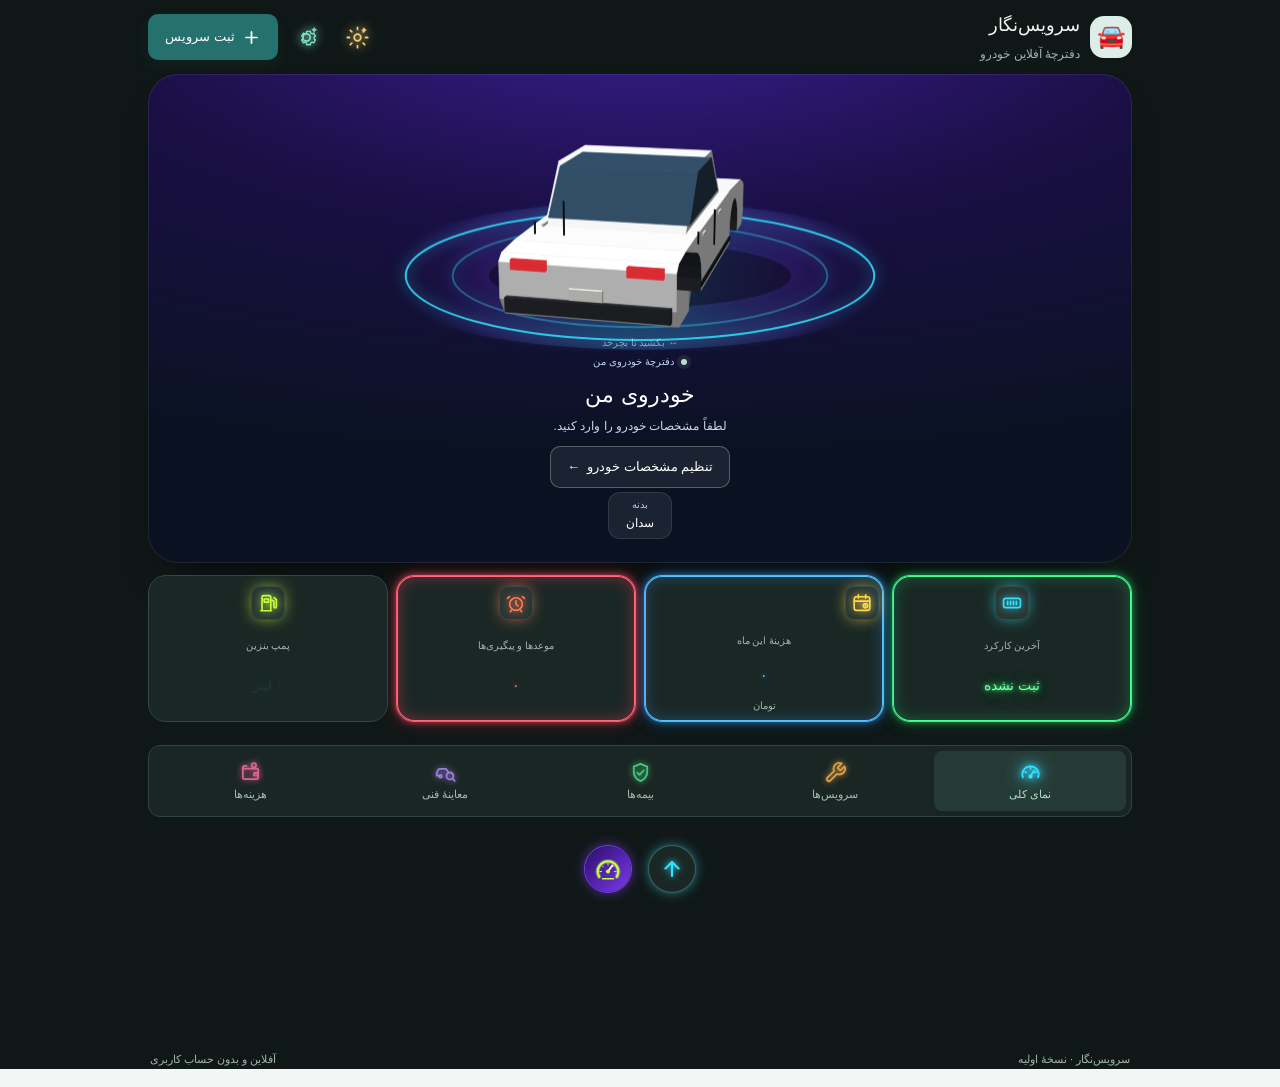
<file: index.html>
<!doctype html>
<html lang="fa" dir="rtl">
  <head>
    <meta charset="UTF-8" />
    <meta name="viewport" content="width=device-width, initial-scale=1, viewport-fit=cover" />
    <meta name="theme-color" content="#102a30" />
    <meta name="description" content="دفترچهٔ آفلاین ثبت سرویس، کیلومتر و هزینهٔ خودرو؛ اطلاعات روی همین دستگاه می‌ماند." />
    <meta property="og:title" content="سرویس‌نگار" />
    <meta property="og:description" content="سرویس‌ها و هزینه‌های خودرو را ساده و آفلاین ثبت کن." />
    <link rel="manifest" href="/manifest.webmanifest" />
    <link rel="icon" href="/favicon.svg" type="image/svg+xml" />
    <link rel="apple-touch-icon" href="/icons/apple-touch-icon.png" />
    <link rel="stylesheet" href="/styles.css?v=53" />
    <title>سرویس‌نگار | دفترچهٔ خودرو</title>
  </head>
  <body>
    <main id="home" class="app-shell">
      <header class="topbar">
        <a id="brand-home-link" class="brand" href="#home" aria-label="سرویس‌نگار، رفتن به نمای کلی">
          <span class="brand-mark" aria-hidden="true">🚘</span>
          <span><strong>سرویس‌نگار</strong><small>دفترچهٔ آفلاین خودرو</small></span>
        </a>
        <div class="top-actions">
          <button class="icon-action theme-toggle" id="theme-toggle" type="button" aria-label="تغییر پوسته" aria-pressed="false" title="پوستهٔ تیره"><svg class="theme-icon" viewBox="0 0 24 24" aria-hidden="true"><path d="M20.4 15.2A8.6 8.6 0 0 1 8.8 3.6a8.8 8.8 0 1 0 11.6 11.6Z" fill="none" stroke="currentColor" stroke-width="1.7" stroke-linecap="round" stroke-linejoin="round"/><path d="m17.7 3 .5 1.4 1.4.5-1.4.5-.5 1.4-.5-1.4-1.4-.5 1.4-.5z" fill="none" stroke="currentColor" stroke-width="1.1" stroke-linejoin="round"/></svg></button>
          <button class="icon-action settings-toggle" id="settings-button" type="button" aria-label="تنظیمات" title="تنظیمات"><svg class="settings-icon" viewBox="0 0 24 24" aria-hidden="true"><circle cx="12" cy="12" r="3.5" fill="none" stroke="currentColor" stroke-width="1.7"/><path d="m19.4 13.4 1.1.9-1.6 2.8-1.4-.6a7.3 7.3 0 0 1-1.6.9l-.2 1.5h-3.4l-.3-1.5a7.3 7.3 0 0 1-1.6-.9l-1.4.6-1.6-2.8 1.1-.9a7.5 7.5 0 0 1 0-1.8l-1.1-.9L9 7.9l1.4.6a7.3 7.3 0 0 1 1.6-.9l.3-1.5h3.4l.2 1.5a7.3 7.3 0 0 1 1.6.9l1.4-.6 1.6 2.8-1.1.9a7.5 7.5 0 0 1 0 1.8Z" fill="none" stroke="currentColor" stroke-width="1.4" stroke-linejoin="round"/><path d="m19.4 2.6.55 1.45 1.45.55-1.45.55-.55 1.45-.55-1.45L17.4 4.6l1.45-.55z" fill="none" stroke="currentColor" stroke-width="1.05" stroke-linejoin="round"/></svg></button>
          <button class="button button-primary" id="add-service-top" type="button" aria-label="ثبت سرویس"><svg class="top-action-icon" viewBox="0 0 24 24" aria-hidden="true"><path d="M12 5v14M5 12h14" fill="none" stroke="currentColor" stroke-width="2.2" stroke-linecap="round"/></svg><span class="top-action-label">ثبت سرویس</span></button>
        </div>
      </header>

      <section class="vehicle-hero" aria-labelledby="vehicle-name">
        <div class="vehicle-copy">
          <span class="eyebrow"><i></i> دفترچهٔ خودروی من</span>
          <h1 id="vehicle-name">خودروی من</h1>
          <p id="vehicle-meta">مشخصات خودرو را وارد کنید تا دفترچه آماده شود.</p>
          <button class="button button-glass" id="edit-vehicle-button" type="button">تنظیم مشخصات خودرو <span aria-hidden="true">←</span></button>
        </div>
        <div class="vehicle-art car-stage" role="img" aria-label="نمای سه‌بعدی خودرو؛ برای چرخاندن بکشید"><canvas id="car-canvas" width="460" height="264"></canvas><span class="car-caption" id="car-caption"></span><span class="car-hint" aria-hidden="true">↔ بکشید تا بچرخد</span></div>
      </section>

      <section class="stats-grid" aria-label="خلاصهٔ خودرو">
        <article class="stat-card odometer-stat-card"><span class="stat-icon icon-km" aria-hidden="true"><svg class="stat-icon-svg" viewBox="0 0 24 24" aria-hidden="true"><rect x="2.8" y="7" width="18.4" height="10" rx="2.4"/><path d="M7.2 10.2v3.6M10.4 10.2v3.6M13.6 10.2v3.6M16.8 10.2v3.6"/></svg></span><span class="stat-label">آخرین کارکرد</span><button class="odometer-readout" id="edit-odometer-inline" type="button" aria-label="ثبت کارکرد جدید"><strong id="odometer-stat">۰</strong></button><small>برای ثبت کارکرد جدید لمس کنید</small></article>
        <article class="stat-card" id="month-cost-card"><span class="stat-icon icon-cost" aria-hidden="true"><svg class="stat-icon-svg" viewBox="0 0 24 24" aria-hidden="true"><rect x="3.5" y="5.2" width="17" height="14.8" rx="2.6"/><path d="M8 3v3.6M16 3v3.6M3.5 10h17"/><circle cx="15.8" cy="15" r="2.4"/><path d="M15.8 13.8v2.4"/></svg></span><span class="stat-label">هزینهٔ این ماه</span><strong id="month-cost-stat">۰</strong><small>تومان</small></article>
        <article class="stat-card" id="due-count-card" role="button" tabindex="0" aria-label="رفتن به موعدها و پیگیری‌ها"><span class="stat-icon icon-due" aria-hidden="true"><svg class="stat-icon-svg" viewBox="0 0 24 24" aria-hidden="true"><circle cx="12" cy="13.2" r="6.9"/><path d="M12 9.6v3.9l2.5 1.6M4.9 5 2.8 7M19.1 5l2.1 2M7 20l-1.2 1.6M17 20l1.2 1.6"/></svg></span><span class="stat-label">موعدها و پیگیری‌ها</span><strong id="due-count-stat">۰</strong><small>برای دیدن موارد نیازمند پیگیری لمس کنید</small></article>
        <article class="stat-card fuel-stat-card" id="fuel-card" role="button" tabindex="0" aria-label="پمپ بنزین؛ ثبت سوخت‌گیری"><span class="stat-icon icon-fuel" aria-hidden="true"><svg class="stat-icon-svg" viewBox="0 0 24 24" aria-hidden="true"><path d="M5.5 20.5V5.6A1.6 1.6 0 0 1 7.1 4h6.3A1.6 1.6 0 0 1 15 5.6v14.9M4.2 20.5h11.6M7.8 7.6h4.8v3.4H7.8z"/><path d="M15 9.2h1.9a1.6 1.6 0 0 1 1.6 1.6v5.4a1.3 1.3 0 0 0 2.6 0V8.4l-2.4-2.2"/></svg></span><span class="stat-label">پمپ بنزین</span><strong id="fuel-stat">۰ لیتر</strong><small id="fuel-stat-sub">بنزین این ماه · لمس کنید</small></article>
      </section>

      <nav class="tabs" aria-label="بخش‌های دفترچه">
        <button class="tab-button is-active" type="button" data-view="dashboard" aria-selected="true"><svg class="tab-icon" viewBox="0 0 24 24" aria-hidden="true"><path d="M4 17a8.5 8.5 0 1 1 16 0"/><path d="M12 16.2 15.8 9.8"/><circle cx="12" cy="16.2" r="1.3"/><path d="M6.4 11.4l1 .7M12 6.8v1.3M17.6 11.4l-1 .7"/></svg><span>نمای کلی</span></button>
        <button class="tab-button" type="button" data-view="services" aria-selected="false"><svg class="tab-icon" viewBox="0 0 24 24" aria-hidden="true"><path d="M14.7 6.3a1 1 0 0 0 0 1.4l1.6 1.6a1 1 0 0 0 1.4 0l3.77-3.77a6 6 0 0 1-7.94 7.94l-6.91 6.91a2.12 2.12 0 0 1-3-3l6.91-6.91a6 6 0 0 1 7.94-7.94l-3.76 3.76z"/></svg><span>سرویس‌ها</span></button>
        <button class="tab-button" type="button" data-view="insurance" aria-selected="false"><svg class="tab-icon" viewBox="0 0 24 24" aria-hidden="true"><path d="M12 3 5 5.8v5.4c0 4.4 2.8 7.8 7 9.8 4.2-2 7-5.4 7-9.8V5.8L12 3z"/><path d="m8.7 12.2 2.3 2.3 4.4-4.6"/></svg><span>بیمه‌ها</span></button>
        <button class="tab-button" type="button" data-view="inspection" aria-selected="false"><svg class="tab-icon" viewBox="0 0 24 24" aria-hidden="true"><path d="M2.8 15.2v-2.6l1.5-3.3a1.8 1.8 0 0 1 1.7-1.1h5.6a1.8 1.8 0 0 1 1.6.9l1.6 2.3M2.8 15.2h2.4"/><circle cx="6.8" cy="15.8" r="1.4"/><circle cx="16.6" cy="15.6" r="3.6"/><path d="m19.3 18.3 2.4 2.4"/></svg><span>معاینهٔ فنی</span></button>
        <button class="tab-button" type="button" data-view="expenses" aria-selected="false"><svg class="tab-icon" viewBox="0 0 24 24" aria-hidden="true"><path d="M4 8h14.5A1.5 1.5 0 0 1 20 9.5v8a1.5 1.5 0 0 1-1.5 1.5h-13A1.5 1.5 0 0 1 4 17.5V8zM4 8V7a2 2 0 0 1 2-2h2"/><path d="M20 12.5h-3.2a1.4 1.4 0 0 0 0 2.8H20"/><circle cx="15.6" cy="4.4" r="2.2"/></svg><span>هزینه‌ها</span></button>
      </nav>

      <section class="view-panel" id="dashboard-view" aria-labelledby="dashboard-view-title">
        <h2 id="dashboard-view-title" class="visually-hidden">نمای کلی خودرو</h2>
        <section id="dashboard-documents-section" class="record-section" hidden>
          <div class="section-heading document-heading"><div><span class="section-kicker">آخرین سوابق ثبت‌شده</span><h2 id="dashboard-title">بیمه‌ها و معاینهٔ فنی</h2></div></div>
          <div id="documents-list" class="documents-list" aria-live="polite"></div>
        </section>
        <section id="dashboard-due-section" class="record-section" hidden>
          <div class="section-heading"><div><span class="section-kicker">سرویس‌های در انتظار</span><h2>موعدها و سرویس‌های سررسیدشده</h2></div><button class="text-link" type="button" data-open-view="services">سرویس‌ها <span aria-hidden="true">←</span></button></div>
          <div id="dashboard-due-list" class="due-list" aria-live="polite"></div>
        </section>
        <section id="dashboard-periodic-preview" class="record-section" hidden>
          <div class="section-heading history-heading"><div><span class="section-kicker">دارای موعد بعدی</span><h2>آخرین سرویس‌ها</h2></div><button class="text-link" type="button" data-open-view="services">همهٔ سرویس‌ها <span aria-hidden="true">←</span></button></div>
          <div id="dashboard-periodic-list" class="service-list" aria-live="polite"></div>
        </section>
        <section id="dashboard-repair-preview" class="record-section" hidden>
          <div class="section-heading history-heading"><div><span class="section-kicker">سه تعمیر آخر</span><h2>تعمیرات</h2></div><button class="text-link" type="button" data-open-view="services">همهٔ تعمیرات <span aria-hidden="true">←</span></button></div>
          <div id="dashboard-repairs-list" class="service-list" aria-live="polite"></div>
        </section>
        
      </section>

      <section class="view-panel" id="services-view" aria-labelledby="services-title" hidden>
        <div class="section-heading"><div><span class="section-kicker">سرویس‌های دوره‌ای و تعمیرات</span><h2 id="services-title">سرویس‌ها</h2></div><button class="button button-primary" id="add-service-history" type="button">＋ ثبت سرویس</button></div>
        <section id="periodic-services-section" class="record-section" hidden><div class="section-heading"><div><span class="section-kicker">دارای موعد بعدی</span><h3>سرویس‌های دوره‌ای</h3></div></div><div id="periodic-services-list" class="service-list" aria-live="polite"></div></section>
        <section id="repairs-section" class="record-section" hidden><div class="section-heading"><div><span class="section-kicker">بدون موعد بعدی</span><h3>تعمیرات</h3></div></div><div id="repairs-list" class="service-list" aria-live="polite"></div></section>
      </section>

      <section class="view-panel" id="insurance-view" aria-labelledby="insurance-title" hidden>
        <div class="section-heading"><div><span class="section-kicker">مدارک ثبت‌شده</span><h2 id="insurance-title">بیمه‌ها</h2></div><button class="button button-primary" id="add-insurance-reminder" type="button">＋ ثبت بیمهٔ جدید</button></div>
        <section id="insurance-active-section" class="record-section" hidden><div class="section-heading"><div><span class="section-kicker">دارای اعتبار</span><h3>بیمه‌های معتبر</h3></div></div><div id="insurance-current-list" class="documents-list" aria-live="polite"></div></section>
        <section id="insurance-history-section" class="record-section" hidden><div class="section-heading"><div><span class="section-kicker">منقضی یا جایگزین‌شده</span><h3>سوابق بیمه‌ها</h3></div></div><div id="insurance-history-list" class="documents-list" aria-live="polite"></div></section>
      </section>

      <section class="view-panel" id="inspection-view" aria-labelledby="inspection-title" hidden>
        <div class="section-heading"><div><span class="section-kicker">مدارک ثبت‌شده</span><h2 id="inspection-title">معاینهٔ فنی</h2></div><button class="button button-primary" id="add-inspection-reminder" type="button">＋ ثبت معاینهٔ فنی</button></div>
        <section id="inspection-active-section" class="record-section" hidden><div class="section-heading"><div><span class="section-kicker">دارای اعتبار</span><h3>معاینهٔ معتبر</h3></div></div><div id="inspection-current-list" class="documents-list" aria-live="polite"></div></section>
        <section id="inspection-history-section" class="record-section" hidden><div class="section-heading"><div><span class="section-kicker">منقضی یا جایگزین‌شده</span><h3>سوابق معاینهٔ فنی</h3></div></div><div id="inspection-history-list" class="documents-list" aria-live="polite"></div></section>
      </section>

      <section class="view-panel" id="expenses-view" aria-labelledby="expenses-title" hidden>
        <div class="section-heading"><div><span class="section-kicker" id="expenses-total-label">جمع همهٔ هزینه‌ها</span><h2 id="expenses-title">هزینه‌های خودرو</h2></div><strong class="expense-total" id="all-cost-stat">۰ تومان</strong></div>
        <div class="expense-filter-panel" aria-label="فیلتر تاریخ هزینه‌ها">
          <button class="button button-outline expense-filter-toggle" id="expense-filter-toggle" type="button" aria-expanded="false" aria-controls="expense-filter-body"><span>فیلتر تاریخ</span><span class="filter-arrow" aria-hidden="true">▾</span></button>
          <div id="expense-filter-body" class="expense-filter-body" hidden>
          <div class="expense-filter-presets" role="group" aria-label="میانبرهای فیلتر"><button class="expense-filter-chip" type="button" data-expense-filter="week" aria-pressed="false">هزینه‌های هفتهٔ اخیر</button><button class="expense-filter-chip" type="button" data-expense-filter="quarter" aria-pressed="false">هزینه‌های سه ماه اخیر</button><button class="expense-filter-chip" type="button" data-expense-filter="insurance" aria-pressed="false">هزینهٔ بیمه‌ها</button><button class="expense-filter-chip" type="button" data-expense-filter="inspection" aria-pressed="false">معاینهٔ فنی امسال</button><button class="expense-filter-chip" type="button" data-expense-filter="service" aria-pressed="false">تعمیرات و سرویس‌ها</button><button class="expense-filter-chip" type="button" data-expense-filter="h1" aria-pressed="false">نیمهٔ اول امسال</button><button class="expense-filter-chip" type="button" data-expense-filter="h2" aria-pressed="false">نیمهٔ دوم امسال</button><button class="expense-filter-chip" type="button" data-expense-filter="fuel" aria-pressed="false">بنزین</button></div>
          <div class="expense-date-range"><label class="field"><span>از تاریخ</span><div class="date-input-row"><input id="expense-start-date" inputmode="numeric" placeholder="اختیاری" autocomplete="off" /><button class="date-picker-button" type="button" data-calendar="expense-start-date" aria-label="انتخاب تاریخ شروع فیلتر">▦</button></div></label><label class="field"><span>تا تاریخ</span><div class="date-input-row"><input id="expense-end-date" inputmode="numeric" placeholder="اختیاری" autocomplete="off" /><button class="date-picker-button" type="button" data-calendar="expense-end-date" aria-label="انتخاب تاریخ پایان فیلتر">▦</button></div></label><div class="expense-filter-actions"><button class="button button-primary" id="apply-expense-filter" type="button">اعمال فیلتر تاریخ</button><button class="button button-outline" id="clear-expense-filter" type="button">پاک‌کردن فیلتر</button></div><p id="expense-filter-error" class="form-error expense-filter-error" role="alert" aria-live="polite"></p></div>
          </div>
        </div>
        <div id="expenses-list" class="expense-list" aria-live="polite"></div>
      </section>

      <footer class="page-footer"><span>سرویس‌نگار · نسخهٔ اولیه</span><span>آفلاین و بدون حساب کاربری</span></footer>
    </main>

    <dialog id="settings-dialog" class="app-dialog settings-dialog" aria-labelledby="settings-dialog-title">
      <div class="dialog-head"><div><span class="section-kicker">سفارشی‌سازی برنامه</span><h2 id="settings-dialog-title">تنظیمات</h2></div><button class="close-button" id="close-settings-dialog" type="button" aria-label="بستن">×</button></div>
      <div class="settings-body">
        <section class="settings-section" aria-labelledby="settings-reminders-title"><h3 id="settings-reminders-title">یادآوری‌ها</h3><p class="settings-hint">هر نوع یادآوری را جداگانه روشن یا خاموش کن.</p>
          <label class="settings-row"><span><strong>موعد سرویس بر اساس تاریخ</strong><small>یادآوری تاریخ سرویس‌های ثبت‌شده</small></span><input class="settings-switch" id="notify-service-date" type="checkbox" checked /></label>
          <label class="settings-row"><span><strong>موعد سرویس بر اساس کیلومتر</strong><small>با به‌روزرسانی کارکرد خودرو بررسی می‌شود</small></span><input class="settings-switch" id="notify-service-km" type="checkbox" checked /></label>
          <label class="settings-row"><span><strong>انقضای بیمه</strong><small>یادآوری زمان تمدید بیمه‌نامه</small></span><input class="settings-switch" id="notify-insurance" type="checkbox" checked /></label>
          <label class="settings-row"><span><strong>موعد معاینهٔ فنی</strong><small>یادآوری انقضا و مراجعهٔ بعدی</small></span><input class="settings-switch" id="notify-inspection" type="checkbox" checked /></label>
          <div class="settings-inline"><label for="notification-default-time">ساعت پیش‌فرض یادآوری</label><input id="notification-default-time" type="time" value="09:00" /></div>
          <div class="settings-inline"><label for="notification-sound">صدای اعلان</label><div class="settings-sound-controls"><select id="notification-sound"><option value="default">صدای پیش‌فرض دستگاه</option></select><button class="button button-outline" id="test-notification-sound" type="button">آزمون صدا</button></div></div>
          <p class="settings-hint settings-capability-note" id="notification-capability-note">اعلان زمان‌بندی‌شده و صداهای دستگاه در نسخهٔ اندرویدی فعال می‌شوند؛ نسخهٔ وب هنگام بسته‌بودن برنامه تضمین اعلان ندارد.</p>
          <aside class="notification-control" aria-label="اعلان‌های این دستگاه"><div class="notification-copy"><strong>اجازهٔ اعلان</strong><span id="notification-status" aria-live="polite">در حال بررسی</span></div><button class="button button-outline" id="enable-notifications-button" type="button">فعال‌کردن اعلان‌ها</button></aside>
          <aside class="notification-control" id="battery-help" hidden aria-label="بهینه‌سازی باتری"><div class="notification-copy"><strong>رسیدن به‌موقع اعلان‌ها</strong><span>در بعضی گوشی‌ها (شیائومی، سامسونگ، هوآوی) صرفه‌جویی باتری اعلان را دیر می‌رساند. بهینه‌سازی باتری را برای سرویس‌نگار خاموش کنید.</span></div><button class="button button-outline" id="open-battery-settings" type="button">تنظیمات باتری</button></aside>
          <aside class="notification-control" id="test-reminder-help" hidden aria-label="آزمایش اعلان"><div class="notification-copy"><strong>آزمایش اعلان</strong><span>یک اعلان آزمایشی ۱۰ ثانیهٔ دیگر می‌فرستد تا ببینید یادآوری‌ها روی این دستگاه کار می‌کنند.</span></div><button class="button button-outline" id="test-reminder-button" type="button">اعلان آزمایشی</button></aside>
        </section>
        <section class="backup-panel settings-backup-panel" aria-label="نسخهٔ پشتیبان"><div class="backup-copy"><strong>پشتیبان‌گیری</strong><p id="auto-backup-status">نسخهٔ ماهانه خودکار در همین مرورگر ساخته می‌شود؛ پاک‌کردن داده‌های مرورگر، سوابق و پشتیبان را حذف می‌کند.</p></div><div class="backup-actions"><button class="button button-outline" id="backup-button" type="button">دانلود نسخهٔ پشتیبان</button><button class="button button-outline" id="restore-button" type="button">بارگذاری نسخهٔ پشتیبان</button><input id="restore-file" class="visually-hidden" type="file" accept="application/json,.json" /></div></section>
        <p class="settings-hint"><a href="/privacy.html">سیاست حریم خصوصی</a></p>
      </div>
    </dialog>

    <dialog id="vehicle-dialog" class="app-dialog" aria-labelledby="vehicle-dialog-title">
      <form id="vehicle-form" novalidate>
        <div class="dialog-head"><div><span class="section-kicker">خودروی فعال</span><h2 id="vehicle-dialog-title">مشخصات خودرو</h2></div><button class="close-button" id="close-vehicle-dialog" type="button" aria-label="بستن">×</button></div>
        <div class="form-grid">
          <label class="field field-wide"><span>نام خودرو <b>*</b></span><input id="vehicle-label" maxlength="45" placeholder="مثلاً ماشین من" autocomplete="off" /></label>
          <label class="field"><span>مدل یا سازنده</span><input id="vehicle-model" maxlength="60" placeholder="مثلاً پژو ۲۰۶" autocomplete="off" /></label>
          <label class="field"><span>سال ساخت</span><input id="vehicle-year" type="text" inputmode="numeric" data-fa-digits maxlength="4" placeholder="مثلاً ۱۴۰۰" /></label>
          <label class="field"><span>پلاک (اختیاری)</span><input id="vehicle-plate" maxlength="20" placeholder="اختیاری" autocomplete="off" /></label>
          <label class="field"><span>آخرین کارکرد (کیلومتر)</span><div class="stepper-row odometer-form-stepper"><button class="money-step-button" type="button" data-step-target="vehicle-odometer" data-step="100" aria-label="صد کیلومتر بیشتر">＋۱۰۰</button><input id="vehicle-odometer" type="text" inputmode="numeric" data-fa-number placeholder="مثلاً ۸۵۰۰۰" /><button class="money-step-button" type="button" data-step-target="vehicle-odometer" data-step="-100" aria-label="صد کیلومتر کمتر">−۱۰۰</button></div></label>
        </div>
        <p id="vehicle-error" class="form-error" role="alert"></p>
        <div class="dialog-actions"><button class="button button-outline" id="cancel-vehicle-dialog" type="button">انصراف</button><button class="button button-primary" type="submit">ذخیرهٔ خودرو</button></div>
      </form>
    </dialog>

    <dialog id="odometer-dialog" class="app-dialog odometer-dialog" aria-labelledby="odometer-dialog-title">
      <form id="odometer-form" novalidate>
        <div class="dialog-head"><div><span class="section-kicker">به‌روزرسانی خودرو</span><h2 id="odometer-dialog-title">ثبت آخرین کارکرد</h2></div><button class="close-button" id="close-odometer-dialog" type="button" aria-label="بستن">×</button></div>
        <label class="field field-wide"><span>کارکرد فعلی خودرو (کیلومتر)</span><div class="stepper-row odometer-entry-stepper"><button class="money-step-button" type="button" data-step-target="odometer-entry" data-step="100" aria-label="صد کیلومتر بیشتر">＋۱۰۰</button><input id="odometer-entry" type="text" inputmode="numeric" data-fa-number /><button class="money-step-button" type="button" data-step-target="odometer-entry" data-step="-100" aria-label="صد کیلومتر کمتر">−۱۰۰</button></div><small>برای تغییر سریع از دکمه‌ها استفاده کنید. سوابق سرویس قبلی تغییر نمی‌کنند.</small></label>
        <p id="odometer-error" class="form-error" role="alert"></p>
        <div class="dialog-actions"><button class="button button-outline" id="cancel-odometer-dialog" type="button">انصراف</button><button class="button button-primary" id="save-odometer-button" type="submit">ذخیرهٔ کارکرد</button></div>
      </form>
    </dialog>

    <dialog id="odometer-confirm-dialog" class="app-dialog odometer-confirm-dialog" aria-labelledby="odometer-confirm-title" aria-describedby="odometer-confirm-message">
      <div class="odometer-confirm-content">
        <div class="dialog-head"><div><span class="section-kicker">تأیید ثبت جدید</span><h2 id="odometer-confirm-title">تغییر کیلومترشمار</h2></div></div>
        <p id="odometer-confirm-message" class="odometer-confirm-message" role="status"></p>
        <div class="dialog-actions odometer-confirm-actions"><button class="button button-outline" id="cancel-odometer-change" type="button">نه، فعلاً تغییر نده</button><button class="button button-primary" id="accept-odometer-change" type="button">بله، به‌روزرسانی شود</button><button class="button button-outline odometer-edit-source" id="edit-odometer-source" type="button">بازگشت به صفحهٔ همین ثبت و اصلاح</button></div>
      </div>
    </dialog>

    <dialog id="service-dialog" class="app-dialog" aria-labelledby="service-dialog-title">
      <form id="service-form" novalidate>
        <div class="dialog-head"><div><span class="section-kicker">دفترچهٔ سرویس</span><h2 id="service-dialog-title">ثبت سرویس</h2></div><button class="close-button" id="close-service-dialog" type="button" aria-label="بستن">×</button></div>
        <div class="form-grid">
          <label class="field"><span>نوع سرویس <b>*</b></span><select id="service-type"></select></label>
          <label class="field"><span>تاریخ انجام <b>*</b></span><div class="date-input-row"><input id="service-date" inputmode="numeric" placeholder="۱۴۰۵/۰۷/۱۶" autocomplete="off" /><button class="date-picker-button" type="button" data-calendar="service-date" aria-label="انتخاب تاریخ از تقویم">▦</button></div><small>تاریخ شمسی را وارد کنید یا از تقویم بردارید.</small></label>
          <label class="field"><span>قطعه یا بخش خودرو</span><input id="service-part" maxlength="80" placeholder="مثلاً روغن موتور 5W-30" autocomplete="off" /></label>
          <label class="field"><span>برند قطعه یا تعمیرگاه</span><input id="service-brand" maxlength="60" placeholder="اختیاری" autocomplete="off" /></label>
          <label class="field field-wide"><span>کیلومتر هنگام سرویس <b>*</b></span><div class="km-control"><div class="km-step-row"><button class="km-step-button" type="button" data-km-target="service-km" data-step-target="service-km" data-step="-100" data-km-step="-100" aria-label="صد کیلومتر کمتر">−۱۰۰</button><input id="service-km" type="text" inputmode="numeric" data-fa-number placeholder="آخرین کارکرد ثبت‌شده" /><button class="km-step-button" type="button" data-km-target="service-km" data-step-target="service-km" data-step="100" data-km-step="100" aria-label="صد کیلومتر بیشتر">＋۱۰۰</button></div><div class="km-quick-row"><button class="km-quick-button" type="button" data-km-latest="service-km">آخرین کیلومتر: <strong id="latest-km-label">۰</strong></button><button class="km-quick-button" type="button" data-km-target="service-km" data-km-from="latest" data-km-offset="5000">＋۵٬۰۰۰</button><button class="km-quick-button" type="button" data-km-target="service-km" data-km-from="latest" data-km-offset="10000">＋۱۰٬۰۰۰</button></div></div></label>
          <div class="cost-fields-grid field-wide">
            <label class="field cost-unit-field"><span>قیمت هر قطعه (تومان)</span><div class="stepper-row"><button class="money-step-button" type="button" data-step-target="parts-cost" data-step="100000" aria-label="صد هزار تومان بیشتر">＋۱۰۰٬۰۰۰</button><input id="parts-cost" type="text" inputmode="numeric" data-fa-number placeholder="مثلاً ۱۸۰۰۰۰۰" /><button class="money-step-button" type="button" data-step-target="parts-cost" data-step="-100000" aria-label="صد هزار تومان کمتر">−۱۰۰٬۰۰۰</button></div></label>
            <label class="field parts-quantity-field"><span>تعداد قطعه</span><div class="number-stepper parts-quantity-stepper"><input id="parts-quantity" type="text" inputmode="numeric" data-fa-number value="1" /><span class="number-step-buttons"><button class="number-step-button" type="button" data-step-target="parts-quantity" data-step="1" aria-label="یک قطعه بیشتر">▲</button><button class="number-step-button" type="button" data-step-target="parts-quantity" data-step="-1" aria-label="یک قطعه کمتر">▼</button></span></div></label>
            <label class="field labor-cost-field"><span>اجرت (تومان)</span><div class="stepper-row"><button class="money-step-button" type="button" data-step-target="labor-cost" data-step="100000" aria-label="صد هزار تومان بیشتر">＋۱۰۰٬۰۰۰</button><input id="labor-cost" type="text" inputmode="numeric" data-fa-number placeholder="مثلاً ۷۰۰۰۰۰" /><button class="money-step-button" type="button" data-step-target="labor-cost" data-step="-100000" aria-label="صد هزار تومان کمتر">−۱۰۰٬۰۰۰</button></div></label>
          </div>
          <div class="field total-cost-field"><span>جمع هزینه</span><output id="service-total-preview">۰ تومان</output></div>
          <label class="field"><span>موعد بعدی بر اساس کیلومتر</span><div class="km-control"><div class="km-step-row"><button class="km-step-button" type="button" data-km-target="next-km" data-step-target="next-km" data-step="-100" data-km-step="-100" aria-label="صد کیلومتر کمتر">−۱۰۰</button><input id="next-km" type="text" inputmode="numeric" data-fa-number /><button class="km-step-button" type="button" data-km-target="next-km" data-step-target="next-km" data-step="100" data-km-step="100" aria-label="صد کیلومتر بیشتر">＋۱۰۰</button></div><div class="km-quick-row"><button class="km-quick-button" type="button" data-km-target="next-km" data-km-from="service-km" data-km-offset="5000">＋۵٬۰۰۰ از فعلی</button><button class="km-quick-button" type="button" data-km-target="next-km" data-km-from="service-km" data-km-offset="10000">＋۱۰٬۰۰۰ از فعلی</button></div></div></label>
          <label class="field"><span>موعد بعدی بر اساس تاریخ</span><div class="date-input-row"><input id="next-date" inputmode="numeric" placeholder="اختیاری · ۱۴۰۵/۱۰/۱۶" autocomplete="off" /><button class="date-picker-button" type="button" data-calendar="next-date" aria-label="انتخاب موعد از تقویم">▦</button></div><small>اختیاری؛ تاریخ شمسی یا انتخاب از تقویم.</small></label>
          <div class="reminder-settings field-wide"><label class="check-field"><input id="service-reminder-enabled" type="checkbox" /><span>یادآوری برای موعد بعدی فعال باشد</span></label><label class="field"><span>یادآوری پیش از موعد</span><div class="number-unit-row"><input id="service-reminder-value" type="text" inputmode="numeric" data-fa-number value="1" /><span>روز</span></div></label><label class="field"><span>ساعت یادآوری</span><input id="service-reminder-time" type="time" value="09:00" /></label></div>
          <div id="service-km-reminder-panel" class="km-reminder-panel field-wide"><label class="check-field field-wide"><input id="service-km-reminder-enabled" type="checkbox" /><span>یادآوری پیش از موعد کیلومتری فعال باشد</span></label><label class="field"><span>چند کیلومتر مانده به موعد یادآوری شود</span><div class="stepper-row km-reminder-stepper"><button class="money-step-button" type="button" data-step-target="service-reminder-km-lead" data-step="-100" aria-label="صد کیلومتر کمتر">−۱۰۰</button><input id="service-reminder-km-lead" type="text" inputmode="numeric" data-fa-number value="500" /><button class="money-step-button" type="button" data-step-target="service-reminder-km-lead" data-step="100" aria-label="صد کیلومتر بیشتر">＋۱۰۰</button></div></label></div>
          <label class="field field-wide photo-field"><span>عکس فاکتور یا قطعه</span><input id="service-photo" type="file" accept="image/*" capture="environment" /><small>عکس فشرده و روی همین دستگاه ذخیره می‌شود؛ در پشتیبان هم قرار می‌گیرد.</small></label>
          <div id="selected-photo-wrap" class="photo-preview-wrap" hidden><img id="selected-photo-preview" alt="پیش‌نمایش عکس انتخاب‌شده" /><span>عکس تازه انتخاب شده</span></div>
          <div id="existing-photo-wrap" class="photo-preview-wrap" hidden><button id="view-existing-photo" class="photo-preview-button" type="button"><img id="existing-photo-preview" alt="پیش‌نمایش فاکتور ذخیره‌شده" /><span>مشاهدهٔ عکس ذخیره‌شده</span></button><button id="remove-existing-photo" class="small-action danger" type="button">برداشتن عکس</button></div>
          <label class="field field-wide"><span>یادداشت</span><textarea id="service-note" rows="3" maxlength="240" placeholder="مثلاً روغن 5W-30 و فیلتر هوا"></textarea></label>
        </div>
        <p id="service-error" class="form-error" role="alert"></p>
        <div class="dialog-actions"><button class="button button-outline" id="cancel-service-dialog" type="button">انصراف</button><button class="button button-primary" id="save-service-button" type="submit">ذخیرهٔ سرویس</button></div><button class="form-delete-action" id="delete-service-record" type="button" hidden>حذف همین سابقه</button>
      </form>
    </dialog>
        <dialog id="document-dialog" class="app-dialog" aria-labelledby="document-dialog-title">
      <form id="document-form" novalidate>
        <div class="dialog-head"><div><span class="section-kicker">مدارک و سررسیدها</span><h2 id="document-dialog-title">ثبت مدرک</h2></div><button class="close-button" id="close-document-dialog" type="button" aria-label="بستن">×</button></div>
        <label class="field field-wide"><span>نوع مدرک</span><select id="document-kind"><option value="insurance">بیمه</option><option value="inspection">معاینهٔ فنی</option></select></label>
        <div id="insurance-fields" class="form-grid document-fields">
          <label class="field"><span>نوع بیمه <b>*</b></span><select id="insurance-type"><option value="third_party">شخص ثالث</option><option value="body">بدنه</option><option value="theft">سرقت</option><option value="passenger_accidents">حوادث سرنشین</option><option value="other">سایر</option></select></label>
          <label class="field field-wide" id="insurance-other-type-field" hidden><span>نام نوع بیمه</span><input id="insurance-type-other" maxlength="60" placeholder="نوع بیمهٔ دیگر را وارد کنید" autocomplete="off" /></label>
          <label class="field field-wide"><span>شرکت بیمه</span><div class="insurance-company-autocomplete" id="insurance-company-autocomplete"><div class="insurance-company-input-row"><input id="insurance-company" maxlength="80" placeholder="نام شرکت بیمه" autocomplete="off" autocorrect="off" spellcheck="false" role="combobox" aria-autocomplete="list" aria-expanded="false" aria-controls="insurance-company-options" /><button id="insurance-company-toggle" type="button" aria-label="نمایش شرکت‌های بیمه" aria-expanded="false">▾</button></div><div id="insurance-company-options" class="insurance-company-options" role="listbox" hidden></div></div><small>اگر نام شرکت در فهرست نیست، نام دلخواه را تایپ کنید.</small></label>
          <label class="field"><span>شمارهٔ بیمه‌نامه</span><input id="insurance-policy" maxlength="60" placeholder="اختیاری" /></label>
          <label class="field"><span>تخفیف (%)</span><div class="number-stepper discount-stepper"><input id="insurance-discount" type="text" inputmode="numeric" data-fa-number placeholder="درصد تخفیف" /><span class="number-step-buttons"><button class="number-step-button" type="button" data-step-target="insurance-discount" data-step="1" aria-label="یک درصد بیشتر">▲</button><button class="number-step-button" type="button" data-step-target="insurance-discount" data-step="-1" aria-label="یک درصد کمتر">▼</button></span></div></label>
          <label class="field"><span>مدت تخفیف (سال)</span><div class="number-stepper discount-stepper"><input id="insurance-discount-years" type="text" inputmode="numeric" data-fa-number placeholder="تعداد سال" /><span class="number-step-buttons"><button class="number-step-button" type="button" data-step-target="insurance-discount-years" data-step="1" aria-label="یک سال بیشتر">▲</button><button class="number-step-button" type="button" data-step-target="insurance-discount-years" data-step="-1" aria-label="یک سال کمتر">▼</button></span></div></label>
          <label class="field"><span>تاریخ شروع <b>*</b></span><div class="date-input-row"><input id="insurance-start-date" inputmode="numeric" placeholder="۱۴۰۵/۰۱/۰۱" /><button class="date-picker-button" type="button" data-calendar="insurance-start-date" aria-label="انتخاب تاریخ از تقویم">▦</button></div></label>
          <label class="field"><span>نام کارگزار</span><input id="insurance-agent" maxlength="80" placeholder="اختیاری" /></label>
          <label class="field"><span>شماره تماس</span><input id="insurance-contact" type="tel" maxlength="45" placeholder="اختیاری" /></label>
          <label class="field"><span>تاریخ انقضا <b>*</b></span><div class="date-input-row"><input id="insurance-expiry-date" inputmode="numeric" placeholder="۱۴۰۶/۰۱/۰۱" /><button class="date-picker-button" type="button" data-calendar="insurance-expiry-date" aria-label="انتخاب تاریخ از تقویم">▦</button></div></label>
          <label class="field field-wide"><span>هزینهٔ بیمه (تومان)</span><div class="stepper-row insurance-cost-stepper"><button class="money-step-button" type="button" data-step-target="insurance-cost" data-step="100000" aria-label="صد هزار تومان بیشتر">＋۱۰۰٬۰۰۰</button><input id="insurance-cost" type="text" inputmode="numeric" data-fa-number placeholder="اختیاری" /><button class="money-step-button" type="button" data-step-target="insurance-cost" data-step="-100000" aria-label="صد هزار تومان کمتر">−۱۰۰٬۰۰۰</button></div></label>
          <label class="field"><span>یادآوری پیش از انقضا</span><div class="number-unit-row"><input id="insurance-reminder-days" type="text" inputmode="numeric" data-fa-number value="30" /><span>روز</span></div></label>
          <label class="field"><span>ساعت یادآوری</span><input id="insurance-reminder-time" type="time" value="09:00" /></label>
          <label class="check-field field-wide"><input id="insurance-reminder-enabled" type="checkbox" checked /><span>یادآوری این بیمه فعال باشد</span></label>
          <label class="field field-wide"><span>کیلومتر هنگام صدور بیمه</span><div class="km-step-row insurance-km-stepper"><button class="km-step-button" type="button" data-step-target="insurance-km" data-step="-100" aria-label="صد کیلومتر کمتر">−۱۰۰</button><input id="insurance-km" type="text" inputmode="numeric" data-fa-number placeholder="آخرین کارکرد" /><button class="km-step-button" type="button" data-step-target="insurance-km" data-step="100" aria-label="صد کیلومتر بیشتر">＋۱۰۰</button></div></label>
          <label class="field"><span>تاریخ پرداخت</span><div class="date-input-row"><input id="insurance-payment-date" inputmode="numeric" placeholder="اختیاری" /><button class="date-picker-button" type="button" data-calendar="insurance-payment-date" aria-label="انتخاب تاریخ از تقویم">▦</button></div></label>
          <label class="field field-wide"><span>توضیحات</span><textarea id="insurance-notes" rows="2" maxlength="240" placeholder="نکتهٔ مهم بیمه‌نامه"></textarea></label>
        </div>
        <div id="inspection-fields" class="form-grid document-fields" hidden>
          <label class="field"><span>تاریخ انجام معاینه <b>*</b></span><div class="date-input-row"><input id="inspection-date" inputmode="numeric" placeholder="۱۴۰۵/۰۷/۱۶" /><button class="date-picker-button" type="button" data-calendar="inspection-date" aria-label="انتخاب تاریخ از تقویم">▦</button></div></label>
          <label class="field"><span>تاریخ انقضا <b>*</b></span><div class="date-input-row"><input id="inspection-expiry-date" inputmode="numeric" placeholder="۱۴۰۶/۰۷/۱۶" /><button class="date-picker-button" type="button" data-calendar="inspection-expiry-date" aria-label="انتخاب تاریخ از تقویم">▦</button></div></label>
          <label class="field"><span>مرکز معاینهٔ فنی</span><input id="inspection-center" maxlength="80" placeholder="نام مرکز" /></label>
          <label class="field"><span>شمارهٔ گواهی</span><input id="inspection-certificate" maxlength="60" placeholder="اختیاری" /></label>
          <label class="field"><span>پلاک خودرو</span><input id="inspection-plate" maxlength="20" placeholder="پلاک خودرو" /></label>
          <label class="field"><span>کیلومتر هنگام مراجعه</span><div class="km-step-row"><button class="km-step-button" type="button" data-step-target="inspection-km" data-step="-100" aria-label="صد کیلومتر کمتر">−۱۰۰</button><input id="inspection-km" type="text" inputmode="numeric" data-fa-number placeholder="آخرین کارکرد ثبت‌شده" /><button class="km-step-button" type="button" data-step-target="inspection-km" data-step="100" aria-label="صد کیلومتر بیشتر">＋۱۰۰</button></div></label>
          <label class="field"><span>نتیجه</span><select id="inspection-result"><option value="passed">قبول</option><option value="failed">مردود</option></select></label>
          <label class="field"><span>تاریخ مراجعهٔ بعدی</span><div class="date-input-row"><input id="inspection-next-date" inputmode="numeric" placeholder="اختیاری" /><button class="date-picker-button" type="button" data-calendar="inspection-next-date" aria-label="انتخاب تاریخ از تقویم">▦</button></div></label>
          <label class="field"><span>یادآوری پیش از انقضا</span><div class="number-unit-row"><input id="inspection-reminder-days" type="text" inputmode="numeric" data-fa-number value="30" /><span>روز</span></div></label>
          <label class="field"><span>ساعت یادآوری</span><input id="inspection-reminder-time" type="time" value="09:00" /></label>
          <label class="check-field field-wide"><input id="inspection-reminder-enabled" type="checkbox" checked /><span>یادآوری این معاینه فعال باشد</span></label>
          <label class="field"><span>هزینه (تومان)</span><input id="inspection-cost" type="text" inputmode="numeric" data-fa-number placeholder="اختیاری" /></label>
          <label class="field field-wide"><span>توضیحات</span><textarea id="inspection-notes" rows="2" maxlength="240" placeholder="نتیجهٔ بازدید یا نکتهٔ مهم"></textarea></label>
        </div>
        <label class="field field-wide document-photo-field"><span id="document-photo-label">عکس بیمه‌نامه</span><input id="document-photo" type="file" accept="image/*" capture="environment" /><small>عکس فشرده روی همین دستگاه می‌ماند و در نسخهٔ پشتیبان نیز قرار می‌گیرد.</small></label>
        <div id="document-selected-photo-wrap" class="photo-preview-wrap" hidden><img id="document-selected-photo-preview" alt="پیش‌نمایش عکس مدرک تازه" /><span>عکس تازه انتخاب شده</span></div>
        <div id="document-existing-photo-wrap" class="photo-preview-wrap" hidden><button id="view-existing-document-photo" class="photo-preview-button" type="button"><img id="document-existing-photo-preview" alt="پیش‌نمایش مدرک ذخیره‌شده" /><span>مشاهدهٔ عکس ذخیره‌شده</span></button><button id="remove-existing-document-photo" class="small-action danger" type="button">برداشتن عکس</button></div>
        <p id="document-error" class="form-error" role="alert"></p>
        <div class="dialog-actions"><button class="button button-outline" id="cancel-document-dialog" type="button">انصراف</button><button class="button button-primary" id="save-document-button" type="submit">ذخیرهٔ مدرک</button></div><button class="form-delete-action" id="delete-document-record" type="button" hidden>حذف این مدرک</button>
      </form>
    </dialog>
    <dialog id="jalali-calendar-dialog" class="app-dialog calendar-dialog" aria-labelledby="jalali-calendar-title">
      <div class="dialog-body calendar-content"><div class="dialog-head"><div><span class="section-kicker">انتخاب تاریخ شمسی</span><h2 id="jalali-calendar-title">تقویم</h2></div><button class="close-button" id="close-jalali-calendar" type="button" aria-label="بستن تقویم">×</button></div>
        <div class="calendar-toolbar"><button class="calendar-nav-button" type="button" data-calendar-nav="-1" aria-label="ماه قبل">‹</button><strong id="jalali-calendar-month"></strong><button class="calendar-nav-button" type="button" data-calendar-nav="1" aria-label="ماه بعد">›</button></div>
        <div class="jalali-weekdays" aria-hidden="true"><span>شنبه</span><span>یکشنبه</span><span>دوشنبه</span><span>سه‌شنبه</span><span>چهارشنبه</span><span>پنجشنبه</span><span>جمعه</span></div>
        <div id="jalali-calendar-days" class="jalali-calendar-days" role="grid"></div>
        <div class="dialog-actions"><button class="button button-outline" id="jalali-calendar-today" type="button">امروز</button><button class="button button-outline" id="cancel-jalali-calendar" type="button">انصراف</button></div>
      </div>
    </dialog>
    <dialog id="photo-view-dialog" class="app-dialog photo-view-dialog" aria-labelledby="photo-view-title">
      <div class="photo-view-content"><div class="dialog-head"><div><span class="section-kicker">مدرک سرویس</span><h2 id="photo-view-title">عکس فاکتور</h2></div><button class="close-button" id="close-photo-dialog" type="button" aria-label="بستن">×</button></div><img id="photo-view-image" alt="عکس فاکتور یا قطعه" /><a id="download-photo-link" class="button button-outline" download="factor.jpg">ذخیرهٔ عکس</a></div>
    </dialog>

    <div id="toast" class="toast" role="status" aria-live="polite"></div>
    <script defer src="/main.js?v=33"></script>
    <script defer src="/settings.js?v=3"></script>
    <script defer src="/enhancements.js?v=35"></script>
    <script defer src="/service-picker.js?v=1"></script>
    <script defer src="/extras.js?v=2"></script>
    <script defer src="/car3d.js?v=3"></script>
    <script defer src="/hero.js?v=3"></script>
  </body>
</html>
</file>
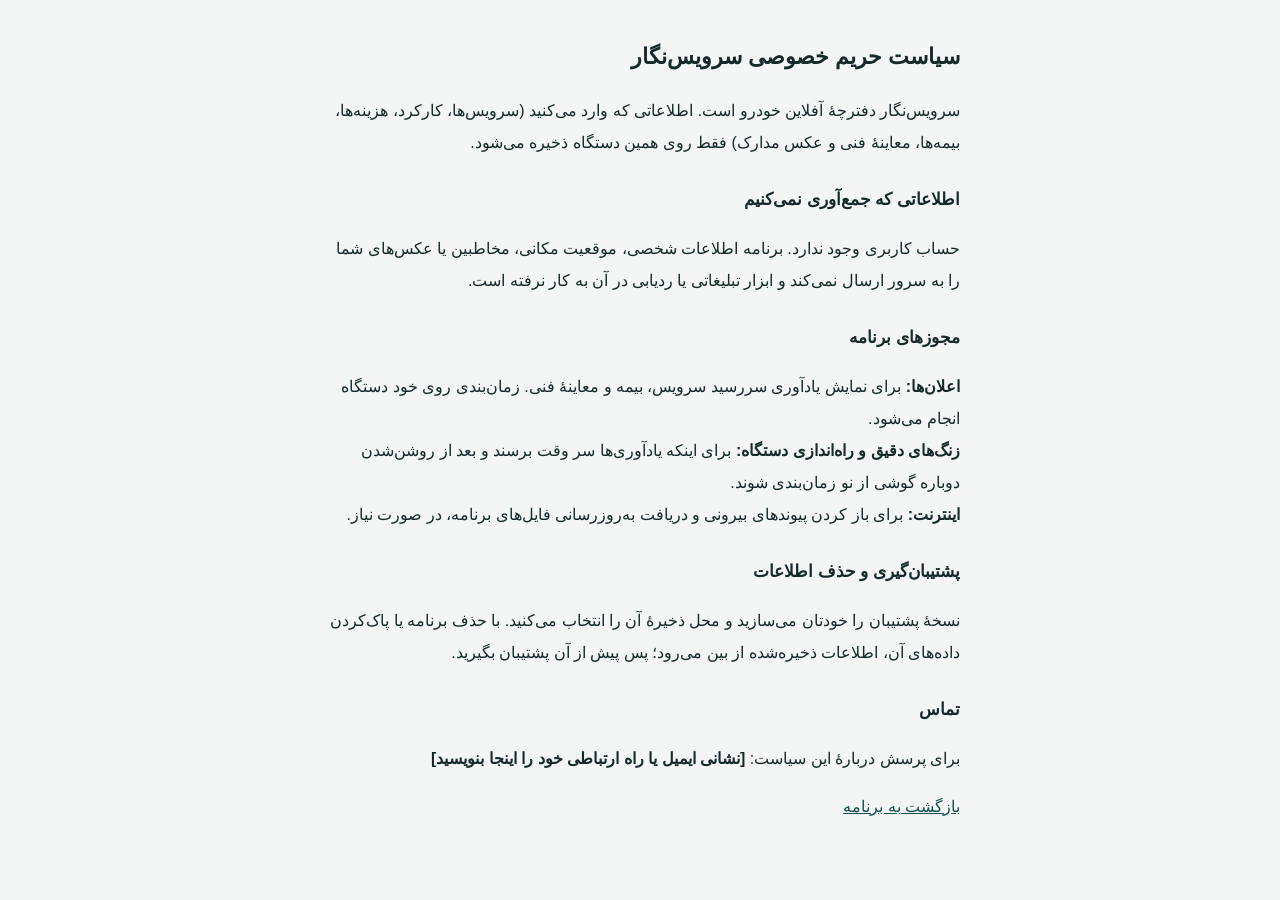
<file: privacy.html>
<!doctype html>
<html lang="fa" dir="rtl"><head><meta charset="utf-8"><meta name="viewport" content="width=device-width,initial-scale=1"><title>سیاست حریم خصوصی سرویس‌نگار</title>
<style>body{font-family:Vazirmatn,Tahoma,sans-serif;line-height:2;max-width:640px;margin:0 auto;padding:20px;background:#f3f6f5;color:#15292b}h1{font-size:22px}h2{font-size:17px;margin-top:24px}a{color:#164e50}@media(prefers-color-scheme:dark){body{background:#0f1f22;color:#e6efee}a{color:#7fd3c9}}</style></head>
<body><h1>سیاست حریم خصوصی سرویس‌نگار</h1>
<p>سرویس‌نگار دفترچهٔ آفلاین خودرو است. اطلاعاتی که وارد می‌کنید (سرویس‌ها، کارکرد، هزینه‌ها، بیمه‌ها، معاینهٔ فنی و عکس مدارک) فقط روی همین دستگاه ذخیره می‌شود.</p>
<h2>اطلاعاتی که جمع‌آوری نمی‌کنیم</h2>
<p>حساب کاربری وجود ندارد. برنامه اطلاعات شخصی، موقعیت مکانی، مخاطبین یا عکس‌های شما را به سرور ارسال نمی‌کند و ابزار تبلیغاتی یا ردیابی در آن به کار نرفته است.</p>
<h2>مجوزهای برنامه</h2>
<p><strong>اعلان‌ها:</strong> برای نمایش یادآوری سررسید سرویس، بیمه و معاینهٔ فنی. زمان‌بندی روی خود دستگاه انجام می‌شود.<br><strong>زنگ‌های دقیق و راه‌اندازی دستگاه:</strong> برای اینکه یادآوری‌ها سر وقت برسند و بعد از روشن‌شدن دوباره گوشی از نو زمان‌بندی شوند.<br><strong>اینترنت:</strong> برای باز کردن پیوندهای بیرونی و دریافت به‌روزرسانی فایل‌های برنامه، در صورت نیاز.</p>
<h2>پشتیبان‌گیری و حذف اطلاعات</h2>
<p>نسخهٔ پشتیبان را خودتان می‌سازید و محل ذخیرهٔ آن را انتخاب می‌کنید. با حذف برنامه یا پاک‌کردن داده‌های آن، اطلاعات ذخیره‌شده از بین می‌رود؛ پس پیش از آن پشتیبان بگیرید.</p>
<h2>تماس</h2>
<p>برای پرسش دربارهٔ این سیاست: <strong>[نشانی ایمیل یا راه ارتباطی خود را اینجا بنویسید]</strong></p>
<p><a href="/">بازگشت به برنامه</a></p></body></html>
</file>
<file: styles.css>
:root{font-family:Tahoma,"Segoe UI",Arial,sans-serif;color:#1b3036;background:#f3f6f5;font-synthesis:none;text-rendering:optimizeLegibility;--ink:#193138;--muted:#7b8b8e;--line:#e4ebea;--teal:#24716e;--teal-dark:#164e50;--mint:#e1f1ec;--amber:#c78b3d;--paper:#fff;--rose:#bd695d}*{box-sizing:border-box}html{min-width:320px;scroll-behavior:smooth}body{min-width:320px;min-height:100vh;margin:0;background:#f3f6f5}button,input,select,textarea{font:inherit}button{cursor:pointer}button:focus-visible,input:focus-visible,select:focus-visible,textarea:focus-visible{outline:3px solid #a7d9cb;outline-offset:2px}[hidden]{display:none!important}.app-shell{width:min(1040px,100%);margin:0 auto;padding:0 28px}.topbar{min-height:74px;display:flex;align-items:center;justify-content:space-between;gap:16px}.brand{display:flex;align-items:center;gap:10px;text-decoration:none;color:var(--ink)}.brand-mark{width:42px;height:42px;display:grid;place-items:center;border-radius:14px;background:#dceee8;font-size:23px}.brand strong,.brand small{display:block}.brand strong{font-size:16px;font-weight:800}.brand small{margin-top:3px;color:#859396;font-size:9px}.top-actions{display:flex;align-items:center;gap:7px}.icon-action{width:37px;height:37px;border:1px solid #dfe8e5;border-radius:10px;color:#58716f;background:#fff;font-size:18px}.icon-action:hover{background:#ecf5f1;color:var(--teal-dark)}.button{min-height:40px;display:inline-flex;align-items:center;justify-content:center;gap:7px;padding:0 14px;border:1px solid transparent;border-radius:10px;font-size:11px;font-weight:700;white-space:nowrap;transition:transform .15s ease,background .15s ease}.button:hover{transform:translateY(-1px)}.button-primary{color:#fff;background:var(--teal);box-shadow:0 5px 14px #1d5c5520}.button-primary:hover{background:var(--teal-dark)}.button-outline{border-color:#dce7e4;color:#365c59;background:#fff}.button-outline:hover{background:#eff6f3}.vehicle-hero{min-height:220px;padding:30px 34px;display:flex;align-items:center;justify-content:space-between;position:relative;overflow:hidden;border-radius:22px;color:#fff;background:linear-gradient(115deg,#164b4e,#24716e 60%,#3d8c7b);box-shadow:0 14px 32px #1b5c521c}.vehicle-hero:before{content:"";width:390px;height:390px;position:absolute;left:18%;top:-280px;border:1px solid #ffffff1c;border-radius:50%}.vehicle-copy{position:relative;z-index:2;max-width:64%}.eyebrow{display:flex;align-items:center;gap:7px;color:#d1e7df;font-size:9px}.eyebrow i{width:6px;height:6px;border-radius:50%;background:#b4e1c4;box-shadow:0 0 0 4px #ffffff14}.vehicle-copy h1{margin:11px 0 4px;font-size:26px;letter-spacing:-.5px}.vehicle-copy p{margin:0 0 18px;color:#d2e4df;font-size:10px;line-height:1.9}.button-glass{min-height:34px;padding:0 11px;border-color:#ffffff45;color:#fff;background:#ffffff12;font-size:9px}.button-glass:hover{background:#ffffff25}.vehicle-art{width:228px;height:165px;flex:0 0 228px;position:relative;display:grid;place-items:center}.art-ring{position:absolute;border:1px solid #ffffff20;border-radius:50%}.ring-one{width:160px;height:160px}.ring-two{width:119px;height:119px;border-style:dashed}.road-mark{position:absolute;width:250px;height:42px;top:61px;left:-12px;transform:rotate(-13deg);border-top:1px solid #ffffff22;border-bottom:1px solid #ffffff22}.road-mark:after{content:"";position:absolute;top:19px;left:0;width:100%;border-top:2px dashed #e8d39170}.car-art{width:104px;height:143px;position:relative;z-index:1;transform:rotate(-13deg);border:2px solid #eafff4;border-radius:32px 32px 27px 27px;background:linear-gradient(155deg,#d8f5dc,#75c998);box-shadow:0 12px 24px #123c343e}.car-art:before{content:"";position:absolute;inset:17px 14px 18px;border-radius:22px 22px 16px 16px;background:#26766c}.car-window{position:absolute;z-index:2;top:27px;left:23px;width:54px;height:36px;border-radius:13px 13px 9px 9px;background:#b8e2dc}.car-hood{position:absolute;z-index:2;bottom:25px;left:29px;width:42px;height:19px;border-radius:6px;background:#398576}.wheel{width:9px;height:29px;position:absolute;z-index:3;border-radius:5px;background:#183238}.wheel-one{top:28px;left:-6px}.wheel-two{top:28px;right:-6px}.wheel-three{bottom:25px;left:-6px}.wheel-four{bottom:25px;right:-6px}.art-spark{position:absolute;color:#e4d394}.spark-one{top:21px;right:19px;font-size:17px}.spark-two{bottom:15px;left:23px;font-size:20px}.stats-grid{display:grid;grid-template-columns:repeat(auto-fit,minmax(105px,1fr));gap:11px;margin-top:14px}.stat-card{min-height:98px;padding:13px 15px;position:relative;border:1px solid #e4eae7;border-radius:14px;background:#fff}.stat-icon{width:27px;height:27px;display:grid;place-items:center;margin-bottom:7px;border-radius:9px;font-size:13px;font-weight:700}.icon-km{color:#2b716c;background:#e9f4f0}.icon-cost{color:#a67535;background:#fbf2e5}.icon-due{color:#ae655c;background:#f8eeec}.stat-label{display:block;color:#7d8a8b;font-size:9px}.stat-card strong{position:absolute;top:14px;left:15px;max-width:58%;overflow:hidden;color:#1d393b;font-size:17px;text-overflow:ellipsis;white-space:nowrap}.stat-card small{display:block;margin-top:5px;color:#a2adab;font-size:8px}.tabs{display:flex;gap:4px;margin:23px 0 16px;padding:5px;overflow-x:auto;border:1px solid #e3eae7;border-radius:12px;background:#eaf0ed}.tab-button{min-height:37px;flex:1;padding:0 13px;border:0;border-radius:8px;color:#70817e;background:transparent;font-size:10px;white-space:nowrap}.tab-button:hover{background:#f4f7f5}.tab-button.is-active{color:#245d58;background:#fff;box-shadow:0 2px 7px #173a3210;font-weight:700}.view-panel{min-height:180px}.section-heading{display:flex;align-items:center;justify-content:space-between;gap:13px;margin:5px 1px 12px}.section-kicker{display:block;color:#83a29a;font-size:8px}.section-heading h2{margin:4px 0 0;color:#213c40;font-size:16px}.text-link{padding:6px 2px;border:0;color:#448078;background:transparent;font-size:9px}.text-link:hover{text-decoration:underline}.history-heading{margin-top:26px}.due-list,.service-list,.expense-list{display:grid;gap:9px}.due-card{min-height:69px;padding:12px 13px;display:grid;grid-template-columns:37px minmax(0,1fr) auto;align-items:center;gap:11px;border:1px solid #e5ebe8;border-radius:12px;background:#fff}.due-icon{width:36px;height:36px;display:grid;place-items:center;border-radius:11px;color:#ac7937;background:#fbf2e6;font-size:14px}.due-card.overdue .due-icon{color:#b45d52;background:#faedeb}.due-copy{min-width:0}.due-copy strong,.due-copy small{display:block;overflow:hidden;text-overflow:ellipsis;white-space:nowrap}.due-copy strong{color:#35524d;font-size:10px}.due-copy small{margin-top:5px;color:#8b9996;font-size:8px}
.due-record-meta{display:block;margin-top:5px;color:#8b9996;font-size:9px;line-height:1.45;white-space:normal}
button,button *{-webkit-user-select:none;user-select:none;-webkit-touch-callout:none}
button[data-step-target],button[data-km-target],button[data-km-latest],.km-step-button,.km-quick-button,.money-step-button,.number-step-button{touch-action:none;-webkit-user-select:none;user-select:none;-webkit-touch-callout:none}
html[data-theme="dark"] .due-record-meta{color:#a1b3ad}
html[data-theme="dark"] .service-card.deadline-near .cost-breakdown>span,html[data-theme="dark"] .service-card.deadline-overdue .cost-breakdown>span,html[data-theme="dark"] .service-card.deadline-near .cost-breakdown strong,html[data-theme="dark"] .service-card.deadline-overdue .cost-breakdown strong{color:#e6efec;text-shadow:none}.due-state{padding:5px 7px;border-radius:7px;color:#9b793f;background:#fbf4e8;font-size:8px;white-space:normal;max-width:220px;line-height:1.45;text-align:center}.due-state.overdue{color:#a65750;background:#f9eeeb}.due-state.ok{color:#4c866c;background:#edf6ef}.service-card{padding:13px 14px;border:1px solid #e5ebe8;border-radius:12px;background:#fff}.service-top{display:flex;align-items:flex-start;justify-content:space-between;gap:10px}.service-title{margin:0;color:#2f4b49;font-size:11px}.service-date{color:#8c9997;font-size:8px;white-space:nowrap}.service-meta{display:flex;flex-wrap:wrap;gap:7px 12px;margin-top:8px;color:#81908d;font-size:8px}.service-meta strong{color:#526d68;font-weight:700}.service-part{margin:7px 0 0;color:#7a8d88;font-size:8px;line-height:1.7}.cost-breakdown{padding:7px 0;border-top:1px solid #f0f3f0;border-bottom:1px solid #f0f3f0}.service-note{margin:9px 0 0;color:#7c8d89;font-size:9px;line-height:1.8;overflow-wrap:anywhere}.service-actions{display:flex;justify-content:flex-start;gap:7px;margin-top:9px;padding-top:8px;border-top:1px solid #f0f3f0}.small-action{padding:4px 7px;border:0;border-radius:6px;color:#6d8680;background:transparent;font-size:8px}.small-action:hover{background:#eef5f1;color:#2c6c62}.small-action.photo-action{color:#337a70;font-weight:700}.small-action.danger:hover{color:#a55850;background:#faefed}.empty-state{min-height:140px;padding:22px;display:grid;justify-items:center;align-content:center;border:1px dashed #d9e5df;border-radius:13px;text-align:center;background:#fbfdfb}.empty-icon{width:38px;height:38px;display:grid;place-items:center;margin-bottom:8px;border-radius:12px;color:#4d8375;background:#eaf4ef;font-size:17px}.empty-state strong{color:#4b645d;font-size:10px}.empty-state p{max-width:320px;margin:6px 0 12px;color:#8b9995;font-size:8px;line-height:1.9}.empty-state .button{min-height:33px;font-size:9px}.offline-note{display:flex;gap:10px;margin-top:22px;padding:13px 15px;border:1px solid #e4ede6;border-radius:12px;color:#547567;background:#f7fbf7}.offline-note>span{font-size:17px}.offline-note strong{font-size:9px}.offline-note p{margin:4px 0 0;color:#81938a;font-size:8px;line-height:1.8}.search-box{width:100%;max-width:390px;min-height:38px;display:flex;align-items:center;gap:8px;margin-bottom:13px;padding:0 11px;border:1px solid #e3eae6;border-radius:9px;color:#8ba09a;background:#fff}.search-box span{font-size:17px}.search-box input{width:100%;min-width:0;border:0;outline:0;color:#35534e;background:transparent;font-size:10px}.search-box input::placeholder{color:#a0aeaa}.expense-total{color:#39736c;font-size:12px}.expense-row{padding:12px 14px;display:flex;align-items:center;justify-content:space-between;gap:10px;border:1px solid #e5ebe8;border-radius:11px;background:#fff}.expense-left{min-width:0}.expense-left strong,.expense-left small{display:block;overflow:hidden;text-overflow:ellipsis;white-space:nowrap}.expense-left strong{color:#38534f;font-size:9px}.expense-left small{margin-top:4px;color:#8b9995;font-size:8px}.expense-amount{color:#a46e32;font-size:10px;font-weight:700;white-space:nowrap}.page-footer{display:flex;justify-content:space-between;gap:10px;margin:25px 2px 18px;color:#9aa7a3;font-size:8px}.app-dialog{width:min(540px,calc(100% - 24px));max-height:min(90vh,800px);padding:0;overflow:auto;border:1px solid #e2e9e5;border-radius:17px;color:var(--ink);background:#fff;box-shadow:0 22px 70px #163d3340}.app-dialog::backdrop{background:#132b2866;backdrop-filter:blur(3px)}.app-dialog.fallback-open{display:block;position:fixed;top:50%;left:50%;z-index:100;transform:translate(-50%,-50%);margin:0}.app-dialog form{padding:22px}.dialog-head{display:flex;align-items:flex-start;justify-content:space-between;gap:13px;margin-bottom:17px}.dialog-head h2{margin:5px 0 0;font-size:18px}.close-button{width:30px;height:30px;border:1px solid #e5ebe7;border-radius:8px;color:#71817d;background:#fff;font-size:20px;line-height:1}.form-grid{display:grid;grid-template-columns:1fr 1fr;gap:12px 10px}.field{display:grid;gap:6px;color:#647773;font-size:9px}.field-wide{grid-column:1/-1}.field b{color:#bf6b61;font-weight:500}.field input,.field select,.field textarea{width:100%;min-height:39px;padding:9px 10px;border:1px solid #e0e8e3;border-radius:8px;color:#334d49;background:#fff;font-size:10px}.field textarea{min-height:69px;resize:vertical;line-height:1.8}.field input[type=file]{min-height:42px;padding:8px;background:#f9fbf9}.total-cost-field{align-content:center;padding:10px 12px;border:1px solid #e2ece5;border-radius:9px;background:#f6faf7}.total-cost-field output{color:#2b7168;font-size:13px;font-weight:800}.photo-preview-wrap{grid-column:1/-1;display:flex;align-items:center;gap:10px;flex-wrap:wrap;padding:10px;border:1px solid #e2ebe5;border-radius:10px;color:#56736b;background:#f8fbf8;font-size:9px}.photo-preview-wrap[hidden]{display:none!important}.photo-preview-wrap img{width:104px;height:78px;object-fit:cover;border-radius:8px;border:1px solid #dce7e0;background:#fff}.photo-preview-button{display:flex;align-items:center;gap:9px;padding:0;border:0;color:#49776d;background:transparent;font-size:9px}.photo-preview-button:hover{text-decoration:underline}.photo-view-content{padding:18px}.photo-view-content #photo-view-image{display:block;max-width:100%;max-height:65vh;margin:0 auto 13px;object-fit:contain;border-radius:9px}.photo-view-dialog{width:min(700px,calc(100% - 24px))}.field small{color:#9aa7a1;font-size:8px}.field input::placeholder,.field textarea::placeholder{color:#a5b1ad}.form-error{min-height:16px;margin:8px 0 0;color:#b35e55;font-size:9px}.dialog-actions{display:flex;justify-content:flex-start;gap:8px;margin-top:9px;padding-top:13px;border-top:1px solid #edf1ee}.toast{max-width:min(400px,calc(100% - 28px));position:fixed;z-index:120;right:50%;bottom:20px;padding:11px 15px;transform:translate(50%,15px);border:1px solid #ffffff20;border-radius:10px;opacity:0;color:#fff;background:#204e4c;box-shadow:0 10px 25px #193b3330;font-size:10px;pointer-events:none;transition:opacity .18s ease,transform .18s ease}.toast.is-visible{transform:translate(50%,0);opacity:1}.visually-hidden{width:1px;height:1px;position:absolute;overflow:hidden;clip:rect(0,0,0,0);white-space:nowrap;clip-path:inset(50%)}
@media(max-width:680px){.app-shell{padding:0 14px}.topbar{min-height:64px}.brand-mark{width:36px;height:36px;border-radius:12px;font-size:20px}.brand strong{font-size:14px}.brand small{font-size:8px}.top-actions{gap:5px}.icon-action{width:33px;height:33px}.top-actions .button{min-height:35px;padding:0 10px;font-size:9px}.vehicle-hero{min-height:190px;padding:23px 19px;border-radius:17px}.vehicle-copy{max-width:70%}.vehicle-copy h1{font-size:22px}.vehicle-copy p{font-size:9px}.vehicle-art{width:145px;height:140px;flex-basis:145px;margin-left:-15px;transform:scale(.82);transform-origin:center left}.button-glass{font-size:8px}.stats-grid{gap:7px;margin-top:9px}.stat-card{min-height:91px;padding:10px}.stat-icon{width:23px;height:23px;margin-bottom:6px}.stat-label{font-size:8px}.stat-card strong{top:12px;left:9px;font-size:13px;max-width:54%}.stat-card small{font-size:7px}.tabs{display:grid;grid-template-columns:repeat(3,minmax(0,1fr));overflow:visible;gap:4px;margin:15px 0 13px;padding:4px}.tab-button{width:100%;min-width:0;min-height:36px;flex:none;padding:0 4px;font-size:9px;line-height:1.3;white-space:normal}.section-heading h2{font-size:14px}.due-card{grid-template-columns:33px minmax(0,1fr) auto;gap:8px;padding:10px}.due-icon{width:32px;height:32px}.due-copy strong{font-size:9px}.due-copy small{font-size:7px}.due-state{font-size:7px;padding:4px 5px}.service-card{padding:11px}.service-meta{gap:6px 9px}.page-footer{padding-bottom:4px}.app-dialog form{padding:17px}}
@media(max-width:390px){.app-shell{padding:0 10px}.top-actions .button{width:35px;overflow:hidden;padding:0;font-size:0}.top-actions .button span{font-size:16px}.vehicle-art{position:absolute;left:-13px;bottom:0;opacity:.55;transform:scale(.72);transform-origin:bottom left}.vehicle-copy{max-width:100%;z-index:2}.vehicle-copy p{max-width:250px}.stat-card strong{position:static;display:block;margin:4px 0 0;font-size:15px}.stat-card small{margin-top:2px}.form-grid{grid-template-columns:1fr}.field-wide{grid-column:auto}.page-footer{font-size:7px}}
@media(prefers-reduced-motion:reduce){*,*::before,*::after{scroll-behavior:auto!important;transition-duration:.01ms!important;animation-duration:.01ms!important}}

/* سرویس‌نگار · خوانایی، پوسته‌ها و کنترل‌های تازه */
:root{--ink:#193138;--muted:#657a78;--line:#dce7e2;--paper:#fff;--surface:#f7faf8;--accent:#24716e}
body{font-size:16px;line-height:1.75}
.brand strong{font-size:19px}.brand small{font-size:12px}.icon-action{width:46px;height:46px;font-size:21px}.button{min-height:46px;padding:0 16px;font-size:14px}.vehicle-copy p{font-size:14px}.eyebrow{font-size:12px}.button-glass{min-height:42px;font-size:12px}.stat-card{min-height:112px}.stat-label{font-size:12px}.stat-card strong{font-size:20px}.stat-card small{font-size:11px}.tab-button{min-height:46px;font-size:14px}.section-kicker{font-size:11px}.section-heading h2{font-size:21px}.text-link{font-size:13px}.due-card{grid-template-columns:44px minmax(0,1fr) auto auto;gap:12px;min-height:82px}.due-icon{width:42px;height:42px;font-size:18px}.due-copy strong{font-size:15px}.due-copy small{font-size:12px}.due-state{font-size:11px}.due-done-button{min-height:42px;padding:0 13px;border:1px solid #cfe2d8;border-radius:9px;color:#23685e;background:#edf7f0;font-size:13px;font-weight:800}.due-done-button:hover{background:#dff0e6}.service-card{padding:16px}.service-title{font-size:16px}.service-date{font-size:12px}.service-meta{font-size:12px}.service-part,.service-note{font-size:13px}.small-action{padding:7px 10px;font-size:12px}.empty-state strong{font-size:15px}.empty-state p{font-size:13px}.empty-state .button{min-height:42px;font-size:13px}.offline-note strong{font-size:13px}.offline-note p{font-size:12px}.search-box{min-height:48px}.search-box input{font-size:14px}.expense-total{font-size:15px}.expense-left strong{font-size:13px}.expense-left small{font-size:11px}.expense-amount{font-size:14px}.page-footer{font-size:11px}
.document-heading{margin-top:8px}.document-actions{display:flex;align-items:center;gap:8px;flex-wrap:wrap}.documents-list{display:grid;grid-template-columns:repeat(3,minmax(0,1fr));gap:10px;margin-bottom:25px}.document-card{min-width:0;padding:14px;border:1px solid #e2eae5;border-radius:14px;background:#fff;box-shadow:0 4px 12px #17443b08}.document-card-top{display:flex;align-items:flex-start;gap:9px}.document-icon{width:35px;height:35px;flex:0 0 35px;display:grid;place-items:center;border-radius:11px;color:#3d796c;background:#e9f4ee;font-size:17px;font-weight:800}.document-card-copy{min-width:0;flex:1}.document-card-copy strong,.document-card-copy small{display:block;overflow-wrap:anywhere}.document-card-copy strong{color:#284b46;font-size:14px}.document-card-copy small{margin-top:4px;color:#778a84;font-size:11px;line-height:1.6}.document-status{padding:5px 8px;border-radius:8px;color:#2c765d;background:#eaf6ee;font-size:10px;font-weight:800;white-space:nowrap}.document-status.soon,.document-card.soon .document-status{color:#9b6a21;background:#fff4dd}.document-status.overdue,.document-card.overdue .document-status{color:#a84d46;background:#fae9e7}.document-dates{display:flex;justify-content:space-between;gap:8px;flex-wrap:wrap;margin-top:12px;padding-top:9px;border-top:1px solid #edf2ee;color:#657b75;font-size:11px}.document-dates strong{color:#355e55;font-size:12px}.document-actions{display:flex;align-items:center;gap:4px;flex-wrap:wrap;margin-top:9px;padding-top:8px;border-top:1px solid #edf2ee}.document-empty{display:flex;flex-direction:column;justify-content:space-between;gap:12px;background:#fbfdfb}.document-add-button{align-self:flex-start}.service-reminder-heading{margin-top:24px}
.date-input-row{position:relative;display:grid;grid-template-columns:minmax(0,1fr) 48px;align-items:center;gap:6px}.date-input-row>input:not(.calendar-native){min-width:0}.date-picker-button{width:48px;height:48px;border:1px solid #dce8e2;border-radius:10px;color:#2d7168;background:#eff7f2;font-size:20px;font-weight:800}.date-picker-button:hover{background:#e0f0e8}.calendar-native{width:1px;height:1px;position:absolute;left:4px;bottom:3px;z-index:-1;opacity:.01;padding:0;border:0;pointer-events:none}.field input,.field select,.field textarea{min-height:48px;padding:10px 12px;font-size:15px;font-weight:600}.field textarea{min-height:84px}.field{gap:8px;font-size:13px;font-weight:700}.field small{font-size:11px;line-height:1.6}.field input::placeholder,.field textarea::placeholder{font-weight:400}.total-cost-field output{font-size:16px}.form-error{font-size:13px}.dialog-head h2{font-size:22px}.dialog-actions .button{min-height:48px}.km-control{display:grid;gap:8px}.km-step-row{display:grid;grid-template-columns:minmax(75px,1fr) minmax(100px,1.5fr) minmax(75px,1fr);gap:7px}.km-step-button{min-height:50px;padding:0 9px;border:1px solid #d5e6dc;border-radius:10px;color:#28685d;background:#edf7f1;font-size:14px;font-weight:900}.km-step-button:hover{background:#dff0e6}.km-quick-row{display:flex;gap:7px;flex-wrap:wrap}.km-quick-button{min-height:42px;padding:0 10px;border:1px solid #e0e9e4;border-radius:9px;color:#526f66;background:#f8fbf8;font-size:12px;font-weight:700}.km-quick-button:hover{background:#eef6f0}.photo-field small,.document-photo-field small{line-height:1.7}
html[data-theme="dark"]{color-scheme:dark;--ink:#e6efec;--muted:#a7bbb5;--line:#344744;--paper:#182422;--surface:#202f2c;--accent:#71c1ad}html[data-theme="dark"] body{color:#e6efec;background:#101817}html[data-theme="dark"] .brand{color:#eef5f2}html[data-theme="dark"] .brand small,html[data-theme="dark"] .section-kicker,html[data-theme="dark"] .stat-label,html[data-theme="dark"] .stat-card small,html[data-theme="dark"] .service-date,html[data-theme="dark"] .service-meta,html[data-theme="dark"] .service-part,html[data-theme="dark"] .service-note,html[data-theme="dark"] .due-copy small,html[data-theme="dark"] .expense-left small,html[data-theme="dark"] .page-footer,html[data-theme="dark"] .field small{color:#a1b3ad}html[data-theme="dark"] .icon-action,html[data-theme="dark"] .button-outline,html[data-theme="dark"] .stat-card,html[data-theme="dark"] .tab-button.is-active,html[data-theme="dark"] .due-card,html[data-theme="dark"] .service-card,html[data-theme="dark"] .expense-row,html[data-theme="dark"] .search-box,html[data-theme="dark"] .document-card,html[data-theme="dark"] .document-empty{border-color:#344743;color:#dce8e3;background:#1a2825}html[data-theme="dark"] .icon-action:hover,html[data-theme="dark"] .button-outline:hover,html[data-theme="dark"] .tab-button:hover{background:#263a35;color:#e8f3ee}html[data-theme="dark"] .tabs{border-color:#31433f;background:#192623}html[data-theme="dark"] .tab-button{color:#a6bbb4}html[data-theme="dark"] .tab-button.is-active{color:#a9e0cc;background:#263a35}html[data-theme="dark"] .section-heading h2,html[data-theme="dark"] .service-title,html[data-theme="dark"] .due-copy strong,html[data-theme="dark"] .expense-left strong,html[data-theme="dark"] .document-card-copy strong{color:#e4efea}html[data-theme="dark"] .document-card-copy small,html[data-theme="dark"] .document-dates{color:#a9bbb4}html[data-theme="dark"] .document-dates,html[data-theme="dark"] .document-actions,html[data-theme="dark"] .service-actions,html[data-theme="dark"] .cost-breakdown{border-color:#344743}html[data-theme="dark"] .document-dates strong{color:#c1e0d2}html[data-theme="dark"] .document-icon,html[data-theme="dark"] .due-icon,html[data-theme="dark"] .km-step-button,html[data-theme="dark"] .km-quick-button,html[data-theme="dark"] .date-picker-button{border-color:#3a564b;color:#aae0c5;background:#243a31}html[data-theme="dark"] .document-status{color:#abe0bf;background:#234434}html[data-theme="dark"] .document-status.soon,html[data-theme="dark"] .document-card.soon .document-status{color:#f1cc87;background:#493d26}html[data-theme="dark"] .document-status.overdue,html[data-theme="dark"] .document-card.overdue .document-status{color:#f2aaa0;background:#492e2c}html[data-theme="dark"] .due-done-button{border-color:#416859;color:#b6e6cf;background:#243a31}html[data-theme="dark"] .offline-note{border-color:#354941;color:#c5e0d1;background:#1c2b25}html[data-theme="dark"] .empty-state{border-color:#40534c;background:#17231f}html[data-theme="dark"] .empty-state strong{color:#d7e6df}html[data-theme="dark"] .empty-state p{color:#a3b7ae}html[data-theme="dark"] .search-box input{color:#e0ede6}html[data-theme="dark"] .search-box input::placeholder{color:#839890}html[data-theme="dark"] .app-dialog{border-color:#394b46;color:#e3ece8;background:#192623}html[data-theme="dark"] .app-dialog .field{color:#c1d2cb}html[data-theme="dark"] .field input,html[data-theme="dark"] .field select,html[data-theme="dark"] .field textarea{border-color:#3a4e47;color:#e5eee9;background:#121d1a}html[data-theme="dark"] .field input::placeholder,html[data-theme="dark"] .field textarea::placeholder{color:#728880}html[data-theme="dark"] .close-button{border-color:#3a4e47;color:#c0d1ca;background:#1c2b27}html[data-theme="dark"] .total-cost-field{border-color:#3a5046;background:#1d2e26}html[data-theme="dark"] .dialog-actions{border-color:#344743}html[data-theme="dark"] .photo-preview-wrap{border-color:#3a4e47;color:#c1d8cc;background:#1c2c26}html[data-theme="dark"] .photo-preview-wrap img{border-color:#52645d;background:#101917}html[data-theme="dark"] .offline-note p{color:#a6bbb0}
@media(max-width:680px){.documents-list{grid-template-columns:1fr}.document-actions{gap:6px}.due-card{grid-template-columns:38px minmax(0,1fr) auto;gap:8px}.due-done-button{grid-column:2/-1;justify-self:start;min-height:40px}.section-heading h2{font-size:19px}.button{font-size:13px}.field{font-size:13px}.vehicle-copy p{font-size:13px}.stats-grid .stat-label{font-size:11px}.stat-card strong{font-size:17px}.km-step-button{min-height:48px;font-size:13px}}
@media(max-width:390px){.app-shell{padding:0 10px}.top-actions{gap:4px}.icon-action{width:40px;height:40px}.top-actions .button{min-height:40px}.vehicle-copy{max-width:100%}.due-card{grid-template-columns:34px minmax(0,1fr) auto}.due-state{font-size:10px}.date-picker-button{width:44px}.date-input-row{grid-template-columns:minmax(0,1fr) 44px}.km-step-row{grid-template-columns:1fr 1.25fr 1fr}.km-step-button{padding:0 4px;font-size:12px}}

/* v4 · انتخابگر شمسی، تغییر سریع مقادیر و چراغ‌های سررسید */
body{font-size:15px;line-height:1.7}.brand strong{font-size:18px}.button{font-size:13px}.section-heading h2{font-size:20px}.field{font-size:12px}.field input,.field select,.field textarea{font-size:14px}.field small{font-size:10px}.stat-card strong{font-size:19px}.tab-button{font-size:13px}.service-title{font-size:15px}.due-copy strong{font-size:14px}.document-card{box-shadow:0 0 0 1px #55d98b25,0 0 14px #31d87525,0 4px 12px #17443b08;transition:box-shadow .2s ease,border-color .2s ease}.document-card.soon,.document-card.overdue{border-color:#ef7777;box-shadow:0 0 0 1px #ff69694c,0 0 17px #ff55554a,0 4px 14px #7b181819}.document-card.soon .document-status,.document-card.overdue .document-status{color:#a33131;background:#ffe5e3}.due-card{box-shadow:0 0 0 1px #52d88922,0 0 13px #42dc7921}.due-card.soon,.due-card.overdue{border-color:#ef7777;box-shadow:0 0 0 1px #ff656547,0 0 16px #fa4d4d42}.odometer-inline{display:flex;align-items:center;gap:5px;direction:rtl;margin-top:7px}.odometer-readout{min-width:72px;padding:0;border:0;color:#183f3b;background:transparent}.odometer-readout strong{position:static!important;display:block!important;max-width:none!important;margin:0!important;font-size:19px!important;text-align:center;overflow:visible!important}.compact-step-button{min-height:30px;padding:0 7px;border:1px solid #cae7d4;border-radius:8px;color:#277452;background:#f0fbf3;font-size:10px;font-weight:800;white-space:nowrap}.compact-step-button:hover,.money-step-button:hover{background:#def5e6}.stepper-row{display:grid;grid-template-columns:auto minmax(60px,1fr) auto;gap:5px;align-items:center;direction:rtl}.money-step-button{min-height:37px;padding:0 7px;border:1px solid #cfe4d6;border-radius:8px;color:#337352;background:#f2faf4;font-size:10px;font-weight:800;white-space:nowrap;touch-action:none;user-select:none}.odometer-form-stepper .money-step-button{min-height:42px}.check-field{display:flex;align-items:center;gap:9px;min-height:42px;padding:9px 11px;border:1px solid #dfeae2;border-radius:9px;color:#43685b;background:#f6fbf7;font-size:12px;font-weight:700}.check-field input{width:20px;height:20px;accent-color:#278f5b}.reminder-settings{display:grid;grid-template-columns:repeat(3,minmax(0,1fr));gap:9px;padding:12px;border:1px solid #dcece1;border-radius:12px;background:#f8fcf8}.reminder-settings .check-field,.reminder-settings .reminder-limit{grid-column:1/-1}.reminder-limit{color:#7a8d81;font-size:11px;line-height:1.7}.notification-control{display:flex;align-items:center;justify-content:space-between;gap:14px;margin:8px 0 16px;padding:14px 16px;border:1px solid #d6eadc;border-radius:12px;background:#f5fbf6}.notification-control strong{font-size:14px;color:#285c42}.notification-control p{margin:4px 0 0;color:#647d6d;font-size:11px;line-height:1.7}.notification-control .button{flex:0 0 auto}.calendar-content{padding:20px}.calendar-dialog{width:min(430px,calc(100% - 24px))}.calendar-toolbar{display:grid;grid-template-columns:48px 1fr 48px;align-items:center;gap:8px;margin:4px 0 12px;text-align:center}.calendar-toolbar strong{font-size:17px;color:#285c48}.calendar-nav-button{width:44px;height:44px;border:1px solid #d7e9dc;border-radius:10px;color:#2d7b51;background:#f0f8f1;font-size:24px;font-weight:800}.jalali-weekdays,.jalali-calendar-days{display:grid;grid-template-columns:repeat(7,minmax(0,1fr));direction:rtl;gap:5px;text-align:center}.jalali-weekdays{margin-bottom:6px;color:#71867a;font-size:10px;font-weight:700}.jalali-weekdays span{padding:5px 1px}.jalali-day,.calendar-empty{min-height:42px}.jalali-day{border:1px solid transparent;border-radius:9px;color:#294d3d;background:#f5faf5;font-size:13px;font-weight:700}.jalali-day:hover{border-color:#70c78e;background:#e7f7eb}.jalali-day.today{border-color:#2a9b58;color:#16713c}.jalali-day.selected{color:#fff;background:#24764a}.calendar-empty{display:block}.calendar-dialog .dialog-actions{justify-content:space-between}.reminder-card .due-copy small{white-space:normal;line-height:1.6}.reminder-card .due-done-button,.reminder-card .small-action{font-size:11px}.odometer-stat-card small{font-size:10px}
html[data-theme="dark"] .document-card{border-color:#3c7852;box-shadow:0 0 0 1px #51df8040,0 0 16px #2be36b30,0 4px 14px #0005}html[data-theme="dark"] .document-card.soon,html[data-theme="dark"] .document-card.overdue,html[data-theme="dark"] .due-card.soon,html[data-theme="dark"] .due-card.overdue{border-color:#df6666;box-shadow:0 0 0 1px #ff62624e,0 0 17px #f34f4f42}html[data-theme="dark"] .document-card.soon .document-status,html[data-theme="dark"] .document-card.overdue .document-status{color:#ffb0aa;background:#492b2a}html[data-theme="dark"] .compact-step-button,html[data-theme="dark"] .money-step-button,html[data-theme="dark"] .check-field,html[data-theme="dark"] .reminder-settings,html[data-theme="dark"] .notification-control,html[data-theme="dark"] .calendar-nav-button,html[data-theme="dark"] .jalali-day{border-color:#3c5948;color:#b5e3c4;background:#1c3024}html[data-theme="dark"] .notification-control strong,html[data-theme="dark"] .calendar-toolbar strong{color:#c5ead0}html[data-theme="dark"] .notification-control p,html[data-theme="dark"] .reminder-limit,html[data-theme="dark"] .jalali-weekdays{color:#a9beb0}html[data-theme="dark"] .jalali-day.today{border-color:#5ac17b;color:#84e19e}html[data-theme="dark"] .jalali-day.selected{color:#fff;background:#277947}
@media(max-width:680px){.reminder-settings{grid-template-columns:1fr 1fr}.notification-control{align-items:flex-start;flex-direction:column}.notification-control .button{align-self:flex-start}.odometer-inline{gap:3px}.compact-step-button{font-size:9px;padding:0 5px}.money-step-button{min-height:36px;font-size:9px;padding:0 5px}.documents-list{grid-template-columns:1fr}.jalali-day,.calendar-empty{min-height:40px}.reminder-card{grid-template-columns:34px minmax(0,1fr) auto}.reminder-card .due-done-button,.reminder-card .small-action{grid-column:2/-1;justify-self:start}}
@media(max-width:390px){.reminder-settings{grid-template-columns:1fr}.odometer-inline{gap:2px}.odometer-readout{min-width:58px}.compact-step-button{font-size:8px}.stepper-row{grid-template-columns:auto minmax(55px,1fr) auto;gap:3px}.money-step-button{font-size:8px}.calendar-toolbar{grid-template-columns:42px 1fr 42px}.calendar-nav-button{width:40px;height:40px}.jalali-weekdays,.jalali-calendar-days{gap:3px}.jalali-day,.calendar-empty{min-height:36px}}

/* موبایل: عرض کنترل‌ها و جهت ثابت دکمه‌ها */
#service-form .cost-fields-grid{display:grid;grid-column:1/-1;grid-template-columns:minmax(0,1fr) minmax(86px,110px);gap:9px 10px;width:100%;min-width:0;direction:rtl}#service-form .cost-unit-field{grid-column:1;min-width:0}#service-form .labor-cost-field{grid-column:1/-1;min-width:0}#service-form .parts-quantity-field{grid-column:2;justify-self:start;width:100%;max-width:110px;min-width:0}#service-form .parts-quantity-field input{width:100%;max-width:100px;min-width:0;text-align:center}.stepper-row{direction:rtl;grid-template-columns:minmax(52px,auto) minmax(0,1fr) minmax(52px,auto);min-width:0;width:100%}.stepper-row>input{min-width:0;width:100%;text-align:center;direction:ltr}.stepper-row>.money-step-button{min-width:0;width:100%;max-width:74px;padding-inline:3px;font-size:9px;line-height:1.2;white-space:nowrap;overflow:hidden}.km-step-row{direction:ltr;grid-template-columns:minmax(58px,.8fr) minmax(0,1.4fr) minmax(58px,.8fr);min-width:0}.km-step-row>input{min-width:0;width:100%;direction:ltr;text-align:center}.km-step-row>.km-step-button{min-width:0;max-width:100%;white-space:nowrap;overflow:hidden}.odometer-inline{direction:rtl}.odometer-form-stepper{direction:rtl}
@media(max-width:680px){#service-form .cost-fields-grid{grid-template-columns:minmax(0,1fr) minmax(82px,100px);gap:8px}.stepper-row{grid-template-columns:minmax(48px,auto) minmax(0,1fr) minmax(48px,auto);gap:4px}.stepper-row>.money-step-button{font-size:8px;padding-inline:2px}.km-step-row{grid-template-columns:minmax(56px,.8fr) minmax(0,1.25fr) minmax(56px,.8fr);gap:4px}.km-step-row>.km-step-button{font-size:11px;padding-inline:3px}.app-dialog{width:min(540px,calc(100% - 16px))}.app-dialog form{padding:15px}}
@media(max-width:360px){#service-form .cost-fields-grid{grid-template-columns:minmax(0,1fr) 88px}.stepper-row{grid-template-columns:45px minmax(0,1fr) 45px;gap:3px}.stepper-row>.money-step-button{font-size:7px;padding-inline:1px}.km-step-row{grid-template-columns:53px minmax(0,1fr) 53px}.km-step-row>.km-step-button{font-size:10px;padding-inline:1px}.app-dialog form{padding:12px}}
.notification-settings{margin:14px 0;padding:10px 13px;border:1px solid #dfe9e3;border-radius:12px;background:#f8fbf8}.notification-settings>summary{color:#436b5c;font-size:11px;font-weight:700;cursor:pointer}.notification-settings[open] .notification-control{margin:10px 0 0}.record-section{margin:18px 0}.record-section .section-heading h3{margin:4px 0 0;color:#315a46;font-size:13px}.record-preview{margin:0 0 16px}.record-preview h3{margin:0 2px 8px;color:#4c7066;font-size:11px}.record-preview+.record-preview{margin-top:15px}.number-unit-row{display:grid;grid-template-columns:minmax(0,1fr) auto;align-items:center;gap:8px}.number-unit-row>span{display:grid;place-items:center;min-width:48px;min-height:39px;padding:0 10px;border:1px solid #e0e8e3;border-radius:8px;color:#55746a;background:#f5f9f6;font-size:10px;font-weight:700}.backup-panel{display:grid;grid-template-columns:minmax(0,1fr) auto;align-items:center;gap:14px;margin-top:14px;padding:16px;border:1px solid #dce9df;border-radius:14px;background:#f7fbf7}.backup-panel h2{margin:3px 0 8px;color:#315a46;font-size:17px}.backup-panel p{margin:5px 0;color:#647a6c;font-size:12px;line-height:1.8}.backup-panel strong{color:#3e684e}.backup-actions{display:grid;gap:8px;min-width:190px}.odometer-stat-card .odometer-readout{width:100%;min-height:37px;display:flex;align-items:center;justify-content:center;margin:4px 0;padding:0;border:0;background:transparent}.odometer-stat-card .odometer-readout strong{position:static!important;display:block!important;max-width:100%!important;margin:0!important;font-size:22px!important;font-weight:900;text-align:center;overflow:visible!important}.odometer-stat-card .odometer-readout:focus-visible{outline:2px solid #68b88a;outline-offset:2px;border-radius:8px}.odometer-dialog .stepper-row{grid-template-columns:minmax(62px,auto) minmax(0,1fr) minmax(62px,auto)}.odometer-dialog .stepper-row input{font-size:18px;font-weight:800}
@media(max-width:520px){.backup-panel{grid-template-columns:1fr}.backup-actions{min-width:0;grid-template-columns:1fr 1fr}.odometer-stat-card .odometer-readout{min-height:42px;margin:6px 0}.odometer-stat-card .odometer-readout strong{font-size:21px!important}.odometer-dialog .stepper-row{grid-template-columns:55px minmax(0,1fr) 55px}.odometer-dialog .stepper-row>.money-step-button{font-size:8px;padding-inline:2px}.compact-step-button{display:none!important}}
@media(max-height:520px) and (orientation:landscape){.app-dialog{max-height:calc(100vh - 14px);width:min(540px,calc(100% - 16px))}.app-dialog form{padding:12px 14px}.dialog-head{margin-bottom:8px}.form-grid{gap:8px}.dialog-actions{position:sticky;bottom:0;z-index:2;padding-bottom:4px;background:#fff}}
.due-card{grid-template-columns:37px minmax(0,1fr);align-items:center}.due-actions{grid-column:2;display:flex;align-items:center;justify-content:flex-start;gap:6px;flex-wrap:wrap;margin-top:5px}.due-actions .due-state{margin-inline-end:auto;font-size:10px}.due-actions .small-action,.due-actions .due-done-button{min-height:34px;padding:6px 9px;border:1px solid #dce8e1;border-radius:8px;font-size:11px;font-weight:700}.due-actions .small-action.danger{color:#a65750;border-color:#efd7d2;background:#fff8f6}.due-actions .due-done-button{display:inline-flex;align-items:center;justify-content:center}.odometer-confirm-content{padding:22px}.odometer-confirm-content .dialog-head{margin-bottom:10px}.odometer-confirm-message{margin:8px 0 15px;color:#435f58;font-size:14px;line-height:1.9}.odometer-confirm-actions{display:grid;grid-template-columns:1fr 1fr;gap:8px}.odometer-confirm-actions .button{min-height:44px;white-space:normal}
@media(max-width:680px){.due-card{grid-template-columns:34px minmax(0,1fr);gap:8px;padding:10px}.due-actions{gap:5px}.due-actions .small-action,.due-actions .due-done-button{min-height:36px;padding:6px 8px;font-size:11px}.due-actions .due-state{font-size:9px}.odometer-confirm-content{padding:18px}.odometer-confirm-actions{grid-template-columns:1fr}.odometer-confirm-message{font-size:13px}}
html[data-theme="dark"] .odometer-confirm-message{color:#c5d7ce}.odometer-confirm-actions .odometer-edit-source{grid-column:1/-1}
html[data-theme="dark"] .odometer-stat-card .odometer-readout strong{color:#79ffa2!important;text-shadow:0 0 4px #35ff7c,0 0 12px #35ff7c9c,0 0 23px #17ce675c}
html[data-theme="dark"] .backup-panel{color:#dce8e3;border-color:#344743;background:#1a2825}
html[data-theme="dark"] .backup-panel strong{color:#c5ead0}
html[data-theme="dark"] .backup-panel p{color:#a9bbb4}
.stats-grid .stat-card>strong{position:static;display:flex;align-items:center;justify-content:center;width:100%;min-height:37px;max-width:100%;margin:4px 0;overflow:visible;font-size:22px;font-weight:900;line-height:1.1;text-align:center;white-space:nowrap}
.stats-grid .odometer-stat-card .odometer-readout{position:static;transform:none}
#due-count-card[role="button"]{cursor:pointer}
#due-count-card[role="button"]:focus-visible{outline:2px solid #ff6373;outline-offset:3px}
html[data-theme="dark"] .odometer-stat-card{border-color:#3ff08a;box-shadow:inset 0 0 0 1px #48ff91,inset 0 0 15px #20e87055,0 0 7px #27ed7588,0 0 18px #23cd6750,0 4px 14px #0005}
html[data-theme="dark"] #month-cost-card{border-color:#4dbaff;box-shadow:inset 0 0 0 1px #58c2ff,inset 0 0 15px #2b9dff58,0 0 7px #35aaff94,0 0 18px #208bff55,0 4px 14px #0005}
html[data-theme="dark"] #due-count-card{border-color:#ff586b;box-shadow:inset 0 0 0 1px #ff6878,inset 0 0 16px #ff375c70,0 0 7px #ff4f68a6,0 0 18px #fa40595e,0 4px 14px #0005}
html[data-theme="dark"] #month-cost-stat{color:#67c5ff!important;text-shadow:0 0 4px #35aaff,0 0 12px #35aaff9c,0 0 23px #167bd466}
html[data-theme="dark"] #due-count-stat{color:#ff7784!important;text-shadow:0 0 4px #ff5368,0 0 12px #ff53689c,0 0 23px #e9244b68}
html[data-theme="dark"] .document-card{border-color:#43e77e;box-shadow:inset 0 0 0 1px #4bf58a,inset 0 0 15px #20d9634d,0 0 6px #21d96b8a,0 0 16px #19b95955,0 4px 14px #0005}
html[data-theme="dark"] .document-card.soon,html[data-theme="dark"] .document-card.overdue,html[data-theme="dark"] .due-card.soon,html[data-theme="dark"] .due-card.overdue{border-color:#ff6675;box-shadow:inset 0 0 0 1px #ff7381,inset 0 0 16px #ff385d78,0 0 7px #ff526bb5,0 0 18px #f432565f,0 4px 14px #0006}
@media(max-width:520px){.stats-grid .stat-card>strong,.stats-grid .odometer-stat-card .odometer-readout strong{font-size:18px!important}}
[data-record-card]{cursor:pointer}[data-record-card]:focus-visible{outline:2px solid #61b8ff;outline-offset:3px}.form-delete-action{width:100%;min-height:44px;margin-top:8px;padding:9px 12px;border:1px solid #df9d98;border-radius:10px;color:#a43f3b;background:#fff7f6;font-size:13px;font-weight:800}.form-delete-action:hover{background:#ffebe9}
html[data-theme="dark"] .document-card{border-width:2px;box-shadow:inset 0 0 0 2px #4bf58a,inset 0 0 17px #20d96361,0 0 6px #21d96b8a,0 0 16px #19b95955,0 4px 14px #0005}
html[data-theme="dark"] .document-card.soon,html[data-theme="dark"] .document-card.overdue{border-color:#ff6675;box-shadow:inset 0 0 0 2px #ff7381,inset 0 0 18px #ff385d88,0 0 7px #ff526bb5,0 0 18px #f432565f,0 4px 14px #0006}
html[data-theme="dark"] .document-card.ok .document-dates strong,html[data-theme="dark"] .document-card.ok .document-remaining,html[data-theme="dark"] .document-card.ok .record-meta-number,html[data-theme="dark"] .document-expense.ok .expense-amount{color:#83ffa9;text-shadow:0 0 4px #3aff82,0 0 11px #26e87587}
html[data-theme="dark"] .document-card.soon .document-dates strong,html[data-theme="dark"] .document-card.soon .document-remaining,html[data-theme="dark"] .document-card.soon .record-meta-number,html[data-theme="dark"] .document-card.overdue .document-dates strong,html[data-theme="dark"] .document-card.overdue .document-remaining,html[data-theme="dark"] .document-card.overdue .record-meta-number,html[data-theme="dark"] .document-expense.soon .expense-amount,html[data-theme="dark"] .document-expense.overdue .expense-amount{color:#ff7b88;text-shadow:0 0 4px #ff5368,0 0 11px #ff385a87}
html[data-theme="dark"] .document-card.soon .document-card-copy small,html[data-theme="dark"] .document-card.overdue .document-card-copy small{color:#ff929d}
html[data-theme="dark"] .service-card.deadline-future{border-color:#43e77e;box-shadow:inset 0 0 0 1px #4bf58a,inset 0 0 13px #20d96345,0 0 6px #21d96b78,0 0 15px #19b95945,0 4px 14px #0005}
html[data-theme="dark"] .service-card.deadline-near,html[data-theme="dark"] .service-card.deadline-overdue{border-color:#ff6675;box-shadow:inset 0 0 0 1px #ff7381,inset 0 0 15px #ff385d76,0 0 7px #ff526ba0,0 0 16px #f4325650,0 4px 14px #0006}
html[data-theme="dark"] .service-card.deadline-future .service-meta strong,html[data-theme="dark"] .service-card.deadline-future .cost-breakdown>span,html[data-theme="dark"] .expense-row.deadline-future .expense-amount{color:#83ffa9;text-shadow:0 0 4px #3aff82,0 0 11px #26e87587}
html[data-theme="dark"] .service-card.deadline-near .service-meta strong,html[data-theme="dark"] .service-card.deadline-near .cost-breakdown>span,html[data-theme="dark"] .service-card.deadline-overdue .service-meta strong,html[data-theme="dark"] .service-card.deadline-overdue .cost-breakdown>span,html[data-theme="dark"] .due-card.soon .due-copy small,html[data-theme="dark"] .due-card.overdue .due-copy small,html[data-theme="dark"] .expense-row.deadline-near .expense-amount,html[data-theme="dark"] .expense-row.deadline-overdue .expense-amount{color:#ff7b88;text-shadow:0 0 4px #ff5368,0 0 11px #ff385a87}
html[data-theme="dark"] .service-card.no-deadline .service-meta,html[data-theme="dark"] .service-card.no-deadline .service-meta strong,html[data-theme="dark"] .service-card.no-deadline .cost-breakdown>span,html[data-theme="dark"] .expense-row.no-deadline .expense-amount{color:#f5f8f6;text-shadow:0 0 4px #ffffff40}
html[data-theme="dark"] .form-delete-action{border-color:#a94e5b;color:#ffadb5;background:#321f23}html[data-theme="dark"] .form-delete-action:hover{background:#48252b}
html[data-theme="dark"] .service-card.deadline-future .service-meta strong,html[data-theme="dark"] .service-card.deadline-future .cost-breakdown>span{color:#83ffa9;text-shadow:0 0 4px #3aff82,0 0 11px #26e87587}
html[data-theme="dark"] .service-card.deadline-near .service-meta strong,html[data-theme="dark"] .service-card.deadline-near .cost-breakdown>span,html[data-theme="dark"] .service-card.deadline-overdue .service-meta strong,html[data-theme="dark"] .service-card.deadline-overdue .cost-breakdown>span{color:#ff7b88;text-shadow:0 0 4px #ff5368,0 0 11px #ff385a87}
html[data-theme="dark"] .service-card.no-deadline .service-meta,html[data-theme="dark"] .service-card.no-deadline .service-meta strong,html[data-theme="dark"] .service-card.no-deadline .cost-breakdown>span{color:#f5f8f6;text-shadow:0 0 4px #ffffff40}
html[data-theme="dark"] .document-card.ok .document-dates strong,html[data-theme="dark"] .document-card.ok .document-remaining,html[data-theme="dark"] .document-card.ok .record-meta-number,html[data-theme="dark"] .document-expense.ok .expense-amount{color:#83ffa9;text-shadow:0 0 4px #3aff82,0 0 11px #26e87587}
html[data-theme="dark"] .document-card.soon .document-dates strong,html[data-theme="dark"] .document-card.soon .document-remaining,html[data-theme="dark"] .document-card.soon .record-meta-number,html[data-theme="dark"] .document-card.overdue .document-dates strong,html[data-theme="dark"] .document-card.overdue .document-remaining,html[data-theme="dark"] .document-card.overdue .record-meta-number,html[data-theme="dark"] .document-expense.soon .expense-amount,html[data-theme="dark"] .document-expense.overdue .expense-amount{color:#ff7b88;text-shadow:0 0 4px #ff5368,0 0 11px #ff385a87}
html[data-theme="dark"] .document-card.soon .document-card-copy small,html[data-theme="dark"] .document-card.overdue .document-card-copy small{color:#ff929d}
html[data-theme="dark"] .expense-row.no-deadline .expense-amount{color:#f5f8f6;text-shadow:0 0 4px #ffffff40}
html[data-theme="dark"] .expense-row.no-deadline .expense-left small{color:#f5f8f6}
html[data-theme="dark"] .expense-row.deadline-future .expense-left small,html[data-theme="dark"] .document-expense.ok .expense-left small{color:#83ffa9;text-shadow:0 0 4px #3aff8240}
html[data-theme="dark"] .expense-row.deadline-near .expense-left small,html[data-theme="dark"] .expense-row.deadline-overdue .expense-left small,html[data-theme="dark"] .document-expense.soon .expense-left small,html[data-theme="dark"] .document-expense.overdue .expense-left small{color:#ff7b88;text-shadow:0 0 4px #ff536840}
html[data-theme="dark"] .document-card.ok{border-width:2px!important;border-color:#43e77e!important;box-shadow:inset 0 0 0 2px #4bf58a,inset 0 0 17px #20d96361,0 0 6px #21d96b8a,0 0 16px #19b95955,0 4px 14px #0005!important}
html[data-theme="dark"] .document-card.soon,html[data-theme="dark"] .document-card.overdue{border-width:2px!important;border-color:#ff6675!important;box-shadow:inset 0 0 0 2px #ff7381,inset 0 0 18px #ff385d88,0 0 7px #ff526bb5,0 0 18px #f432565f,0 4px 14px #0006!important}
.app-dialog{overscroll-behavior:contain;-webkit-overflow-scrolling:touch}.app-dialog form,.form-grid,.form-grid>.field,.km-control,.km-step-row,.stepper-row{min-width:0;max-width:100%}.due-copy small{overflow:visible;text-overflow:clip;white-space:normal;line-height:1.55}
.km-reminder-panel{grid-column:1/-1;display:grid;grid-template-columns:minmax(0,1fr);gap:9px;min-width:0;width:100%;margin-top:2px;padding:12px;border:1px solid #dcece1;border-radius:12px;background:#f8fcf8}.km-reminder-panel .check-field,.km-reminder-panel .km-reminder-note{grid-column:1/-1}.km-reminder-panel .field{min-width:0}.km-reminder-note{color:#7a8d81;font-size:11px;line-height:1.7}.km-reminder-stepper{max-width:100%}.km-reminder-stepper>.money-step-button{min-width:56px;max-width:74px;white-space:nowrap}
.insurance-payment-cost-grid{display:grid;grid-column:1/-1;grid-template-columns:repeat(2,minmax(0,1fr));gap:10px;width:100%;min-width:0}.insurance-payment-cost-grid>.field{min-width:0}.insurance-payment-cost-grid .date-input-row{grid-template-columns:minmax(0,1fr) 44px;gap:5px}.insurance-payment-cost-grid .date-picker-button{width:44px}
@media(max-width:390px){.insurance-payment-cost-grid{grid-template-columns:repeat(2,minmax(0,1fr));gap:7px}.insurance-payment-cost-grid .date-input-row{grid-template-columns:minmax(0,1fr) 40px;gap:3px}.insurance-payment-cost-grid .date-picker-button{width:40px}.insurance-payment-cost-grid .field input{padding-inline:7px;font-size:13px}}
@media(max-width:360px){.insurance-payment-cost-grid{grid-template-columns:minmax(0,1fr)}}
html[data-theme="dark"] .km-reminder-panel{border-color:#3c5948;background:#1a2825}html[data-theme="dark"] .km-reminder-note{color:#a9beb0}
#service-form .cost-fields-grid{grid-template-columns:minmax(0,1fr) minmax(180px,190px)}#service-form .parts-quantity-field{max-width:190px;justify-self:stretch}#service-form .parts-quantity-stepper{display:grid;grid-template-columns:32px minmax(0,1fr) 32px;align-items:center;gap:4px;direction:ltr;width:100%;min-width:0}#service-form .parts-quantity-stepper>input{width:100%;max-width:none;min-width:0;text-align:center}#service-form .parts-quantity-stepper .quantity-step-button{width:32px;min-height:42px;padding:0;border:1px solid #d5e6dc;border-radius:9px;color:#28685d;background:#edf7f1;font-size:16px;font-weight:900;line-height:1}.quantity-step-button:hover{background:#dff0e6}.km-reminder-stepper{direction:ltr}
@media(max-width:680px){#service-form .cost-fields-grid{grid-template-columns:minmax(0,1fr) minmax(156px,164px);gap:8px}#service-form .parts-quantity-field{max-width:164px}.km-reminder-stepper{direction:ltr}}
@media(max-width:360px){#service-form .cost-fields-grid{grid-template-columns:minmax(0,1fr)}#service-form .cost-unit-field,#service-form .parts-quantity-field{grid-column:1;width:100%;max-width:none}#service-form .parts-quantity-stepper{max-width:180px;grid-template-columns:32px minmax(0,1fr) 32px;gap:4px}#service-form .parts-quantity-stepper .quantity-step-button{width:32px;min-height:40px}}
html[data-theme="dark"] #service-form .parts-quantity-stepper .quantity-step-button{border-color:#3c5948;color:#b5e3c4;background:#1c3024}html[data-theme="dark"] #service-form .parts-quantity-stepper .quantity-step-button:hover{background:#263a35}
.vehicle-art{width:320px;height:195px;flex:0 0 320px;position:relative;display:grid;place-items:center;margin:0;transform:none}.vehicle-hero-image{display:block;width:100%;height:100%;object-fit:contain;filter:drop-shadow(0 12px 18px #092c2d45)}
@media(max-width:680px){.vehicle-hero .vehicle-copy{max-width:64%}.vehicle-art{width:200px;height:130px;flex:0 0 200px;margin:0;transform:none}}
@media(max-width:390px){.vehicle-art{position:absolute;left:0;bottom:0;width:190px;height:120px;flex:0 0 190px;opacity:.5;transform:none;transform-origin:center;pointer-events:none}.vehicle-hero .vehicle-copy{max-width:100%;z-index:2}}
.settings-toggle{display:grid;place-items:center;padding:0}.settings-toggle svg{width:19px;height:19px}.settings-dialog{width:min(560px,calc(100vw - 24px));max-height:min(92vh,820px);overflow:hidden;padding:20px;background:var(--paper);color:var(--ink)}.settings-dialog .dialog-head{position:sticky;top:0;z-index:2;margin:0 0 12px;padding-bottom:10px;background:var(--paper)}.settings-body{max-height:calc(92vh - 90px);overflow:auto;display:grid;gap:14px;padding:2px}.settings-section{padding:15px;border:1px solid var(--line);border-radius:14px;background:var(--paper);background:color-mix(in srgb,var(--paper) 90%,var(--teal) 10%)}.settings-section h3{margin:0;color:var(--ink);font-size:16px}.settings-hint{margin:6px 0 10px;color:var(--muted);font-size:12px;line-height:1.7}.settings-row{min-height:62px;display:flex;align-items:center;justify-content:space-between;gap:12px;padding:10px 0;border-top:1px solid var(--line);cursor:pointer}.settings-row>span{display:grid;gap:4px}.settings-row strong{color:var(--ink);font-size:13px}.settings-row small{color:var(--muted);font-size:11px;line-height:1.5}.settings-switch{appearance:none;position:relative;flex:none;width:50px;height:29px;margin:0;border:1px solid #aebcba;border-radius:999px;background:#dfe7e5;cursor:pointer;transition:background .18s,border-color .18s}.settings-switch:before{content:"";position:absolute;top:3px;left:3px;width:21px;height:21px;border-radius:50%;background:#fff;box-shadow:0 1px 4px #0002;transition:transform .18s}.settings-switch:checked{border-color:var(--teal);background:var(--teal)}.settings-switch:checked:before{transform:translateX(21px)}html[dir="rtl"] .settings-switch:before{left:auto;right:3px}html[dir="rtl"] .settings-switch:checked:before{transform:translateX(-21px)}.settings-inline{display:grid;gap:8px;padding-top:12px;border-top:1px solid var(--line);color:var(--ink);font-size:13px}.settings-inline input[type="time"],.settings-inline select{width:100%;min-height:44px;padding:8px 10px;border:1px solid var(--line);border-radius:10px;background:var(--paper);color:var(--ink)}.settings-sound-controls{display:grid;grid-template-columns:minmax(0,1fr) auto;gap:8px;align-items:center}.settings-sound-controls .button{min-height:44px}.notification-control{display:grid;gap:10px;margin-top:12px;padding:13px;border:1px solid var(--line);border-radius:12px;background:var(--paper)}.notification-copy{display:flex;align-items:center;justify-content:space-between;gap:12px;color:var(--ink);font-size:13px}.notification-copy span{color:var(--muted);font-size:12px}.settings-backup-panel{margin:0}.settings-dialog .backup-actions{display:grid;grid-template-columns:1fr 1fr;gap:8px}.settings-dialog .backup-actions .button{min-height:44px;white-space:normal}.settings-dialog .backup-copy p{line-height:1.7}.settings-capability-note{margin:8px 0 0;color:var(--muted);font-size:11px;line-height:1.7}@media(max-width:680px){.settings-dialog{width:calc(100vw - 16px);max-height:calc(100dvh - 16px);padding:14px}.settings-body{max-height:calc(100dvh - 100px)}.settings-section{padding:12px}.settings-row{min-height:62px}.settings-sound-controls{grid-template-columns:1fr}.settings-dialog .backup-actions{grid-template-columns:1fr 1fr}.notification-control{padding:11px}}
.discount-stepper{display:grid;grid-template-columns:32px minmax(0,1fr) 32px;align-items:center;gap:4px;direction:ltr;width:100%;min-width:0}.discount-stepper>input{width:100%;min-width:0;text-align:center}.discount-step-button{width:32px;min-height:42px;padding:0;border:1px solid #d5e6dc;border-radius:9px;color:#28685d;background:#edf7f1;font-size:15px;font-weight:900;line-height:1}.discount-step-button:hover{background:#dff0e6}
@media(max-width:390px){.discount-stepper{grid-template-columns:30px minmax(0,1fr) 30px;gap:3px}.discount-step-button{width:30px;min-height:40px}}
html[data-theme="dark"] .discount-step-button{border-color:#3c5948;color:#b5e3c4;background:#1c3024}html[data-theme="dark"] .discount-step-button:hover{background:#263a35}
.number-stepper{display:grid;grid-template-columns:minmax(0,1fr) 34px;align-items:stretch;gap:5px;direction:rtl;width:100%;min-width:0}.number-stepper>input{width:100%;min-width:0;text-align:center}.number-step-buttons{display:grid;grid-template-rows:repeat(2,minmax(0,1fr));gap:3px;width:34px;min-width:0}.number-step-button{display:grid;place-items:center;width:34px;min-height:20px;padding:0;border:1px solid #d5e6dc;border-radius:7px;color:#28685d;background:#edf7f1;font-size:13px;font-weight:900;line-height:1}.number-step-button:hover{background:#dff0e6}.number-stepper.discount-stepper{grid-template-columns:minmax(0,1fr) 34px;direction:rtl}#service-form .number-stepper.parts-quantity-stepper{grid-template-columns:minmax(0,1fr) 34px;direction:rtl;max-width:190px}#service-form .number-stepper.parts-quantity-stepper>input{width:100%;max-width:none;min-width:0}
@media(max-width:390px){.number-stepper,.number-stepper.discount-stepper{grid-template-columns:minmax(0,1fr) 30px;gap:4px}.number-step-buttons,.number-step-button{width:30px}.number-step-button{font-size:12px}}
html[data-theme="dark"] .number-step-button{border-color:#3c5948;color:#b5e3c4;background:#1c3024}html[data-theme="dark"] .number-step-button:hover{background:#263a35}
.renewal-action{min-height:38px;max-width:100%;padding:7px 10px;white-space:normal;line-height:1.6;font-size:10px;text-align:center}.service-actions{flex-wrap:wrap}.due-actions .due-done-button{max-width:100%;white-space:normal;line-height:1.5;text-align:center}
@media(max-width:680px){.document-actions .renewal-action{width:100%;font-size:11px;min-height:40px}.service-actions .renewal-action{font-size:11px;min-height:40px}}
html[data-theme="dark"] .renewal-action{border-color:#416859;color:#b6e6cf;background:#243a31}
.resolved-check{display:inline-flex;align-items:center;gap:6px;min-height:34px;padding:6px 10px;border:1px solid #b9dfc3;border-radius:8px;color:#277448;background:#edf8f0;font-size:11px;font-weight:800;line-height:1.5}.resolved-check>span{font-size:16px;font-weight:900}
html[data-theme="dark"] .resolved-check{border-color:#3c9c60;color:#8fffb0;background:#173624;box-shadow:0 0 8px #35dc7755}
html[data-theme="dark"] .service-card.deadline-resolved{border-color:#43e77e;box-shadow:inset 0 0 0 1px #4bf58a,inset 0 0 15px #20d9634d,0 0 6px #21d96b8a,0 0 16px #19b95955,0 4px 14px #0005}
.insurance-company-autocomplete{position:relative;width:100%;min-width:0}.insurance-company-input-row{display:grid;grid-template-columns:minmax(0,1fr) 36px;align-items:stretch;direction:rtl;width:100%}.insurance-company-input-row input{min-width:0;width:100%;border-radius:0 8px 8px 0}.insurance-company-toggle{width:36px;min-height:39px;padding:0;border:1px solid #e0e8e3;border-right:0;border-radius:8px 0 0 8px;color:#52736a;background:#f0f7f2;font-size:15px;font-weight:800}.insurance-company-options{position:absolute;z-index:200;top:calc(100% + 4px);right:0;left:0;max-height:220px;overflow:auto;border:1px solid #cedfd4;border-radius:9px;background:#fff;box-shadow:0 10px 24px #142e2440}.insurance-company-option{display:block;width:100%;min-height:36px;padding:7px 11px;border:0;border-bottom:1px solid #eef2ef;color:#304d43;background:#fff;text-align:right;font-size:12px}.insurance-company-option:last-child{border-bottom:0}.insurance-company-option:hover,.insurance-company-option:focus-visible{color:#1d6040;background:#eaf7ee;outline:0}.insurance-company-empty{padding:10px;color:#7d8d84;font-size:11px;text-align:right}
@media(max-width:680px){.insurance-company-input-row{grid-template-columns:minmax(0,1fr) 40px}.insurance-company-toggle{width:40px;min-height:46px}.insurance-company-options{max-height:200px}.insurance-company-option{min-height:40px;font-size:13px}}
html[data-theme="dark"] .insurance-company-toggle{border-color:#3a4e47;color:#b5e3c4;background:#1c3024}html[data-theme="dark"] .insurance-company-options{border-color:#3a5046;background:#182622;box-shadow:0 12px 28px #0008}html[data-theme="dark"] .insurance-company-option{border-color:#334740;color:#dcebe3;background:#1a2925}html[data-theme="dark"] .insurance-company-option:hover,html[data-theme="dark"] .insurance-company-option:focus-visible{color:#a6f0bd;background:#273d32}html[data-theme="dark"] .insurance-company-empty{color:#a9bbb1}
.stat-icon-svg{display:block;width:18px;height:18px}.service-title{font-size:16px}.stat-label{font-size:13px}
.expense-filter-panel{margin:10px 0 16px;padding:12px;border:1px solid #e1eae4;border-radius:12px;background:#f8fbf8}.expense-filter-presets{display:flex;flex-wrap:wrap;gap:7px;margin-bottom:11px}.expense-filter-chip{min-height:34px;padding:6px 10px;border:1px solid #d7e5db;border-radius:9px;color:#456b58;background:#fff;font-size:11px;font-weight:700}.expense-filter-chip.is-active{border-color:#398b62;color:#fff;background:#398b62}.expense-date-range{display:grid;grid-template-columns:repeat(2,minmax(0,1fr));gap:10px}.expense-filter-actions{grid-column:1/-1;display:flex;flex-wrap:wrap;gap:8px}.expense-filter-actions .button{white-space:normal}.expense-filter-error{grid-column:1/-1;margin:0}.expense-month-group{display:grid;gap:8px}.expense-month-heading{display:flex;align-items:center;justify-content:space-between;gap:8px;padding:8px 10px;border-bottom:1px solid #e1e9e3;color:#61776a}.expense-month-heading>strong{font-size:13px}.expense-month-heading>span{font-size:11px}.expense-month-items{display:grid;gap:8px}
@media(max-width:680px){.stat-icon-svg{width:17px;height:17px}.stat-label{font-size:12px}.service-title{font-size:16px}.expense-date-range{grid-template-columns:1fr}.expense-filter-actions .button{flex:1 1 130px}.expense-month-heading>strong{font-size:12px}}
html[data-theme="dark"] .expense-filter-panel{border-color:#344743;background:#182622}html[data-theme="dark"] .expense-filter-chip{border-color:#3b5248;color:#b8d1c2;background:#1c3029}html[data-theme="dark"] .expense-filter-chip.is-active{border-color:#49c279;color:#0f2218;background:#74d996}html[data-theme="dark"] .expense-month-heading{border-color:#344743;color:#c6d8ce}
@media(max-width:680px){.app-dialog .field input,.app-dialog .field select,.app-dialog .field textarea{font-size:16px}.insurance-company-input-row{grid-template-columns:minmax(0,1fr) 44px}.insurance-company-toggle{width:44px;min-height:48px}.insurance-company-option{min-height:44px}}
@media(max-width:680px){#service-form .number-stepper.parts-quantity-stepper,.number-stepper.discount-stepper{display:grid;grid-template-columns:minmax(0,1fr);grid-template-rows:48px 44px;gap:6px;direction:rtl;max-width:100%}#service-form .number-stepper.parts-quantity-stepper>input,.number-stepper.discount-stepper>input{grid-column:1;grid-row:1;min-height:48px}#service-form .number-stepper.parts-quantity-stepper .number-step-buttons,.number-stepper.discount-stepper .number-step-buttons{display:flex;grid-column:1;grid-row:2;width:100%;gap:8px}#service-form .number-stepper.parts-quantity-stepper .number-step-button,.number-stepper.discount-stepper .number-step-button{flex:1 1 0;width:auto;min-height:44px;font-size:16px}.money-step-button{min-height:44px;font-size:10px}.km-quick-button,.expense-filter-chip,.tab-button{min-height:44px}.photo-action{min-height:44px;padding:8px 12px;font-size:12px}.section-kicker,.brand small{font-size:10px}.service-date,.service-meta,.service-part,.expense-left small,.document-card-copy small,.document-dates{font-size:10px}.service-note{font-size:11px}.due-copy small{font-size:10px}.due-state{font-size:10px}.expense-left strong{font-size:12px}.expense-amount{font-size:12px}.stat-card small{font-size:10px}.page-footer{font-size:9px}.text-link{min-height:44px;display:inline-flex;align-items:center}.button-glass{min-height:44px;padding:6px 10px;font-size:10px;white-space:normal;line-height:1.5}}
@media(max-width:390px){.vehicle-hero{min-height:230px;padding:20px 16px}.vehicle-copy{max-width:60%}.vehicle-copy p{max-width:none}.vehicle-art{width:120px;height:130px;flex-basis:120px;left:-12px;bottom:0;opacity:.24;transform:scale(.62);transform-origin:bottom left}}
@media(min-width:361px) and (max-width:390px){.jalali-day,.calendar-empty{min-height:40px}}
@media(max-width:680px){#service-form .cost-fields-grid{grid-template-columns:minmax(0,1fr);gap:12px}.app-dialog #service-form .cost-unit-field,.app-dialog #service-form .parts-quantity-field,.app-dialog #service-form .labor-cost-field{grid-column:1;width:100%;max-width:none;justify-self:stretch}.app-dialog #service-form .parts-quantity-field input{max-width:none}.backup-actions .button{min-height:34px;padding:4px 6px;font-size:10px;line-height:1.3}}
.service-card.deadline-resolved,.document-card.renewed{border-color:#8584d8;background:#f0efff;box-shadow:inset 0 0 0 1px #c9c8f1,0 3px 14px #5d59b51a}.service-card.deadline-resolved .service-title,.document-card.renewed .document-card-copy strong{color:#30325f}.service-card.deadline-resolved .service-date,.service-card.deadline-resolved .service-meta,.service-card.deadline-resolved .service-part,.service-card.deadline-resolved .service-note,.document-card.renewed .document-card-copy small,.document-card.renewed .document-dates{color:#5c5f83}.service-card.deadline-resolved .service-meta strong,.document-card.renewed .document-dates strong{color:#393a70}.service-card.deadline-resolved .cost-breakdown,.document-card.renewed .document-dates{border-color:#d2d0ef}.service-card.deadline-resolved .photo-action,.document-card.renewed .photo-action{color:#5556a0}.document-card.renewed .document-icon{color:#6466b5;background:#e1e0fb}.document-remaining:empty{display:none}.renewed-badge,.document-status.renewed{display:inline-flex;align-items:center;justify-content:center;min-height:32px;padding:6px 4px;border:0;border-radius:0;color:#17683a;background:transparent;font-size:11px;font-weight:900;line-height:1.4;white-space:nowrap}
html[data-theme="dark"] .service-card.deadline-resolved,html[data-theme="dark"] .document-card.renewed{border-color:#7775d9;background:#27263f;box-shadow:inset 0 0 0 1px #6865b866,0 0 12px #655fe533,0 4px 14px #0005}html[data-theme="dark"] .service-card.deadline-resolved .service-title,html[data-theme="dark"] .document-card.renewed .document-card-copy strong{color:#e5e2ff}html[data-theme="dark"] .service-card.deadline-resolved .service-date,html[data-theme="dark"] .service-card.deadline-resolved .service-meta,html[data-theme="dark"] .service-card.deadline-resolved .service-part,html[data-theme="dark"] .service-card.deadline-resolved .service-note,html[data-theme="dark"] .document-card.renewed .document-card-copy small,html[data-theme="dark"] .document-card.renewed .document-dates{color:#c1c0e6}html[data-theme="dark"] .service-card.deadline-resolved .service-meta strong,html[data-theme="dark"] .document-card.renewed .document-dates strong{color:#e0deff}html[data-theme="dark"] .service-card.deadline-resolved .cost-breakdown,html[data-theme="dark"] .document-card.renewed .document-dates{border-color:#49476f}html[data-theme="dark"] .service-card.deadline-resolved .photo-action,html[data-theme="dark"] .document-card.renewed .photo-action{color:#c4c1ff}html[data-theme="dark"] .document-card.renewed .document-icon{color:#c6c4ff;background:#39385f}html[data-theme="dark"] .renewed-badge,html[data-theme="dark"] .document-status.renewed{border:0;color:#9bffb6;background:transparent;box-shadow:none}
.theme-icon,.top-action-icon{display:block;flex:0 0 auto;width:20px;height:20px}.theme-toggle{display:grid;place-items:center;padding:0;line-height:1}.top-action-icon{width:19px;height:19px}
@media(max-width:390px){.vehicle-hero .vehicle-copy{max-width:62%}.vehicle-art{width:145px;height:112px;flex-basis:145px;left:-8px;bottom:0;opacity:.32;transform:scale(.72);transform-origin:bottom left}.top-actions{gap:6px}.icon-action.theme-toggle,#add-service-top{display:grid;place-items:center;width:44px;height:44px;min-height:44px;flex:0 0 44px;padding:0}.top-actions #add-service-top{overflow:hidden;font-size:0}.top-actions #add-service-top .top-action-label{display:none}.top-actions #add-service-top .top-action-icon{width:20px;height:20px}}
@media(max-width:680px){html,body{max-width:100%;overflow-x:hidden}.app-shell{max-width:100%}.app-dialog{width:calc(100vw - 16px);max-width:540px;overflow-x:hidden;overflow-y:auto}.app-dialog form,.app-dialog .form-grid,.app-dialog .field,.app-dialog .date-input-row,.app-dialog .stepper-row,.app-dialog .km-step-row,.app-dialog .cost-fields-grid{min-width:0;max-width:100%}.app-dialog .field input,.app-dialog .field select,.app-dialog .field textarea{min-width:0;max-width:100%}.app-dialog .field select{display:block;overflow:hidden;text-overflow:ellipsis;white-space:nowrap}.app-dialog .dialog-head{min-width:0}}
.notification-control{display:grid;grid-template-columns:minmax(0,1fr) auto;align-items:center;gap:8px;margin:6px 0 8px;padding:8px 10px}.notification-copy{display:flex;align-items:center;gap:8px;min-width:0}.notification-control strong{font-size:12px}.notification-copy span{color:#7d8d85;font-size:10px;line-height:1.4}.notification-control .button{min-height:34px;padding:4px 9px;font-size:10px}.backup-panel{gap:8px;margin-top:8px;padding:10px}.backup-copy strong{font-size:13px}.backup-panel p{margin:2px 0 0;font-size:10px;line-height:1.5}.backup-actions{min-width:0;gap:5px}
@media(max-width:520px){.backup-panel{grid-template-columns:minmax(0,1fr)}.notification-control{grid-template-columns:minmax(0,1fr) auto;align-items:center}.notification-copy{display:grid;gap:2px}.backup-actions{grid-template-columns:repeat(2,minmax(0,1fr))}.backup-actions .button{min-height:32px;padding:3px 5px;font-size:9px}}
html[data-theme="dark"] .notification-copy span{color:#a1b3ad}
.insurance-cost-stepper{direction:rtl;grid-template-columns:minmax(70px,80px) minmax(0,1fr) minmax(70px,80px);gap:6px}.insurance-cost-stepper>.money-step-button{width:100%;max-width:none;min-width:0;padding-inline:2px;font-size:10px;overflow:hidden}
@media(max-width:360px){.insurance-cost-stepper{grid-template-columns:68px minmax(0,1fr) 68px;gap:4px}.insurance-cost-stepper>.money-step-button{font-size:9px}}
.service-card-shell,.due-card-shell,.document-card-shell{display:flex;flex-direction:column;width:100%;min-width:0}
.card-with-attached-action>.service-card,.card-with-attached-action>.due-card,.card-with-attached-action>.document-card{border-bottom-left-radius:0!important;border-bottom-right-radius:0!important}
.attached-action-dock{display:flex;align-items:stretch;justify-content:center;min-height:40px;margin-top:-1px;border:1px solid #dce7e4;border-top:0;border-radius:0 0 12px 12px;background:#f9fbfa;box-shadow:0 4px 12px #0000000b;overflow:hidden}
.attached-action-dock .renewal-action,.attached-action-dock .due-done-button{display:flex;width:100%;min-height:40px;align-items:center;justify-content:center;margin:0!important;padding:7px 12px;border:0!important;border-radius:0 0 11px 11px!important;color:#147d60!important;background:transparent!important;box-shadow:none!important;font-size:11px;font-weight:800;line-height:1.5;white-space:normal;text-align:center}
.attached-action-dock .renewal-action:hover,.attached-action-dock .due-done-button:hover{background:rgba(32,155,120,.08)!important}
.card-with-attached-action[data-tone="soon"]>.attached-action-dock,.card-with-attached-action[data-tone="overdue"]>.attached-action-dock,.card-with-attached-action[data-tone="deadline-near"]>.attached-action-dock,.card-with-attached-action[data-tone="deadline-overdue"]>.attached-action-dock{border-color:#ef7777;background:#fff8f7}
.due-record-meta{display:flex;flex-wrap:wrap;align-items:center;gap:4px 12px;line-height:1.55}
.cost-breakdown,.cost-breakdown>span,.cost-breakdown>span strong,.expense-row .expense-amount,.document-expense .expense-amount,.document-cost,.document-cost strong,.due-cost,.total-cost-field output,#service-total-preview{color:#2868d8!important;text-shadow:none!important}
html[data-theme="dark"] .cost-breakdown,html[data-theme="dark"] .cost-breakdown>span,html[data-theme="dark"] .cost-breakdown>span strong,html[data-theme="dark"] .expense-row .expense-amount,html[data-theme="dark"] .document-expense .expense-amount,html[data-theme="dark"] .document-cost,html[data-theme="dark"] .document-cost strong,html[data-theme="dark"] .due-cost,html[data-theme="dark"] .total-cost-field output,html[data-theme="dark"] #service-total-preview{color:#73b7ff!important;text-shadow:0 0 7px #358bff66!important}
.icon-action{display:grid;place-items:center;position:relative;width:44px!important;height:44px!important;min-height:44px!important;flex:0 0 44px!important;padding:0!important;border:0!important;border-radius:50%!important;color:#3479d2;background:transparent!important;box-shadow:none!important;overflow:visible;transition:transform .2s ease,color .2s ease}
.icon-action::before{content:"";position:absolute;inset:5px;border-radius:50%;background:radial-gradient(circle,rgba(104,204,255,.22),rgba(104,204,255,0) 72%);opacity:0;transition:opacity .2s ease;pointer-events:none}
.icon-action:hover{background:transparent!important;box-shadow:none!important;transform:translateY(-1px)}.icon-action:hover::before{opacity:1}
.icon-action svg{position:relative;z-index:1;width:25px;height:25px;overflow:visible;filter:drop-shadow(0 0 5px currentColor);transition:transform .25s ease,filter .25s ease}
.icon-action.theme-toggle:hover svg{transform:rotate(-12deg) scale(1.08)}.icon-action.settings-toggle:hover svg{transform:rotate(20deg) scale(1.08)}
html[data-theme="dark"] .theme-toggle{color:#f1ca73}html[data-theme="dark"] .settings-toggle{color:#7ce0c2}html:not([data-theme="dark"]) .theme-toggle{color:#715de0}html:not([data-theme="dark"]) .settings-toggle{color:#2580c5}
html[data-theme="dark"] .attached-action-dock{border-color:#344743;background:#182622;box-shadow:none}html[data-theme="dark"] .attached-action-dock .renewal-action,html[data-theme="dark"] .attached-action-dock .due-done-button{color:#83e2c0!important}html[data-theme="dark"] .card-with-attached-action[data-tone="soon"]>.attached-action-dock,html[data-theme="dark"] .card-with-attached-action[data-tone="overdue"]>.attached-action-dock,html[data-theme="dark"] .card-with-attached-action[data-tone="deadline-near"]>.attached-action-dock,html[data-theme="dark"] .card-with-attached-action[data-tone="deadline-overdue"]>.attached-action-dock{border-color:#ef7777;background:#211a20}
@media(prefers-reduced-motion:reduce){.icon-action,.icon-action svg,.icon-action::before{transition:none!important;animation:none!important}}

#battery-help[hidden]{display:none!important}

/* ===== v1.1: کارت‌های یکسان؛ وضعیت موعد فقط رنگ را عوض می‌کند، نه اندازه و فونت ===== */
.service-card{box-sizing:border-box;display:grid!important;grid-template-rows:28px 20px 20px 60px 44px;row-gap:2px;height:214px;padding:14px!important;overflow:hidden}
.service-card .service-top{display:flex;align-items:center;justify-content:space-between;gap:8px;min-height:28px}
.service-card .service-title{min-width:0;overflow:hidden;text-overflow:ellipsis;white-space:nowrap;font-size:16px!important;font-weight:800}
.service-card .service-date{flex:none;white-space:nowrap;font-size:11px!important}
.service-card .service-part,.service-card .service-meta,.service-card .service-meta strong,.service-card .cost-breakdown>span{font-size:12px!important;line-height:20px!important}
.service-card .service-part{margin:0!important;overflow:hidden;text-overflow:ellipsis;white-space:nowrap}
.service-card .service-meta{margin:0!important;gap:0 10px!important}
.service-card .service-meta strong{font-weight:700}
.service-card .cost-breakdown{padding:4px 0!important;max-height:60px;overflow:hidden;align-content:center}
.service-card .service-footer{display:flex;align-items:center;justify-content:space-between;gap:8px;min-height:44px;margin:0}
.service-card .service-due-text{flex:1;min-width:0;display:block;margin:0!important}
.service-card .service-due-text .due-part{display:block;overflow:hidden;text-overflow:ellipsis;white-space:nowrap}
.service-card .service-actions{display:inline-flex!important;align-items:center;gap:6px;flex:none;margin:0!important;padding:0!important;border:0!important}
.document-card{box-sizing:border-box;display:grid!important;grid-template-rows:64px 24px 24px 34px;row-gap:6px;height:196px;padding:14px!important;overflow:hidden}
.document-card .document-card-top{align-items:flex-start;gap:9px;height:64px;overflow:hidden}
.document-card .document-card-copy strong{font-size:14px!important;overflow:hidden;text-overflow:ellipsis;white-space:nowrap}
.document-card .document-card-copy small{font-size:11px!important;line-height:18px!important;display:-webkit-box!important;-webkit-line-clamp:2;-webkit-box-orient:vertical;overflow:hidden;height:36px}
.document-status-col{display:flex;flex-direction:column;align-items:flex-end;gap:4px;flex:none}
.document-card .document-status{font-size:10px!important}
.document-done-date{font-size:10px;color:#778a84;white-space:nowrap}
html[data-theme="dark"] .document-done-date{color:#a9bbb4}
.document-card .document-dates{margin:0!important;padding:0!important;min-height:24px;align-items:center;flex-wrap:nowrap;font-size:11px!important}
.document-card .document-dates>span{min-width:0;overflow:hidden;text-overflow:ellipsis;white-space:nowrap}
.document-card .document-dates strong{font-size:12px!important}
.document-card .document-actions{min-height:34px;margin:0!important;padding:0!important;border:0!important;display:flex;align-items:center}
.due-card .due-copy strong{font-size:14px!important}
.due-card .due-copy small,.due-card .due-record-meta,.due-card .due-record-meta span{font-size:11px!important;line-height:1.6!important}
.due-card .due-detail span{display:block;overflow:hidden;text-overflow:ellipsis;white-space:nowrap}

/* ===== v1.1: فهرست دستهٔ سرویس‌ها به‌صورت آکاردئونی ===== */
.type-picker{position:relative;width:100%}
.type-picker-current{display:flex;width:100%;align-items:center;justify-content:space-between;gap:8px;min-height:44px;padding:10px 12px;border:1px solid rgba(120,150,140,.45);border-radius:10px;background:transparent;color:inherit;font:inherit;font-size:14px;text-align:start}
.type-picker-label{min-width:0;overflow:hidden;text-overflow:ellipsis;white-space:nowrap}
.type-picker-panel{margin-top:6px;max-height:min(52vh,420px);overflow-y:auto;border:1px solid rgba(120,150,140,.45);border-radius:10px;background:inherit}
.type-picker-panel[hidden],.type-group-items[hidden]{display:none}
.type-group-head,.type-item{display:flex;width:100%;align-items:center;justify-content:space-between;gap:8px;min-height:44px;padding:9px 12px;border:0;background:transparent;color:inherit;font:inherit;text-align:start}
.type-group-head{font-size:14px;font-weight:800;background:rgba(120,160,150,.12);border-top:1px solid rgba(120,150,140,.25)}
.type-group-head:first-child{border-top:0}
.type-group-head[aria-expanded="true"] .type-group-mark{transform:rotate(90deg)}
.type-item{font-size:13px;font-weight:500;border-top:1px solid rgba(120,150,140,.18)}
.type-item[aria-selected="true"]{font-weight:800;background:rgba(80,200,140,.16)}
#test-reminder-help[hidden]{display:none!important}

/* ===== v1.2: آیکون‌های نئونی، نوار ۵تایی و کارت‌های خلاصه ===== */
.tab-button[data-view="dashboard"]{--ic:#35e0ff}.tab-button[data-view="services"]{--ic:#ffb547}.tab-button[data-view="insurance"]{--ic:#4be38a}.tab-button[data-view="inspection"]{--ic:#b58cff}.tab-button[data-view="expenses"]{--ic:#ff6fa5}
.icon-km{--ic:#35e0ff}.icon-cost{--ic:#ffd84d}.icon-due{--ic:#ff7a59}.icon-fuel{--ic:#c6ff3d}
html:not([data-theme="dark"]) .tab-button[data-view="dashboard"],html:not([data-theme="dark"]) .icon-km{--ic:#0097b8}
html:not([data-theme="dark"]) .tab-button[data-view="services"]{--ic:#e58a00}
html:not([data-theme="dark"]) .tab-button[data-view="insurance"]{--ic:#1fa95b}
html:not([data-theme="dark"]) .tab-button[data-view="inspection"]{--ic:#8b5cf6}
html:not([data-theme="dark"]) .tab-button[data-view="expenses"]{--ic:#e0457f}
html:not([data-theme="dark"]) .icon-cost{--ic:#d4a100}html:not([data-theme="dark"]) .icon-due{--ic:#e8552f}html:not([data-theme="dark"]) .icon-fuel{--ic:#7fa800}
.tabs{display:grid!important;grid-template-columns:repeat(5,minmax(0,1fr))!important;gap:3px!important;overflow:visible}
.tab-button{display:flex!important;flex-direction:column;align-items:center;justify-content:center;gap:4px;min-height:60px!important;padding:7px 2px!important;font-size:10.5px!important;line-height:1.25;text-align:center;white-space:normal}
.tab-icon{width:23px;height:23px;fill:none;stroke:var(--ic);stroke-width:1.9;stroke-linecap:round;stroke-linejoin:round;filter:drop-shadow(0 0 3px var(--ic))}
.tab-button.is-active .tab-icon{filter:drop-shadow(0 0 3px var(--ic)) drop-shadow(0 0 8px var(--ic))}
.tab-button:not(.is-active) .tab-icon{opacity:.85}
.stats-grid{grid-template-columns:repeat(2,minmax(0,1fr))!important}
#month-cost-card[hidden]{display:block!important}
.stat-icon{width:36px!important;height:36px!important;color:var(--ic);background:rgba(25,49,56,.06);box-shadow:0 0 16px -4px var(--ic),inset 0 0 0 1px rgba(120,160,150,.2)}
html[data-theme="dark"] .stat-icon{background:rgba(255,255,255,.06)}
.stat-icon-svg{width:22px!important;height:22px!important;fill:none;stroke:var(--ic);stroke-width:1.8;stroke-linecap:round;stroke-linejoin:round;filter:drop-shadow(0 0 4px var(--ic))}
.fuel-stat-card{cursor:pointer}
.fuel-stat-card strong{font-size:17px!important}

/* ===== v1.2: پمپ بنزین ===== */
.fuel-dialog{width:min(100% - 24px,460px)}
.fuel-body{display:grid;gap:14px;padding:4px 0 2px}
.fuel-switch{display:grid;grid-template-columns:1fr 1fr;gap:6px;padding:5px;border-radius:14px;background:rgba(120,160,150,.14)}
.fuel-switch button{min-height:46px;border:0;border-radius:10px;background:transparent;color:inherit;font:inherit;font-size:15px;font-weight:700}
.fuel-switch button[aria-selected="true"]{background:#0f2a2c;color:#c6ff3d;box-shadow:0 0 14px -3px #c6ff3d}
.dispenser{display:grid;gap:10px;padding:14px;border-radius:18px;background:linear-gradient(#10181a,#0a1112);border:2px solid #2b3b3d;box-shadow:inset 0 0 24px #000a,0 6px 18px #0004}
.dispenser-row{display:grid;gap:6px}
.dispenser-label{font-size:12px;color:#8fb3a8}
.dispenser-controls{display:grid;grid-template-columns:76px minmax(0,1fr) 76px;gap:8px;align-items:stretch}
.dispenser-total .dispenser-controls{grid-template-columns:minmax(0,1fr)}
.dispenser input{width:100%;min-width:0;height:56px;padding:0 10px;border:1px solid #28403b;border-radius:12px;background:#050a0b;color:#c6ff3d;font-family:"Courier New",ui-monospace,monospace;font-size:26px;font-weight:700;letter-spacing:1px;text-align:center;text-shadow:0 0 8px #c6ff3dcc;direction:ltr}
.dispenser input::placeholder{color:#3d5a2a}
.fuel-step{height:56px;border:1px solid #2e4a43;border-radius:12px;background:#142320;color:#c6ff3d;font:inherit;font-size:15px;font-weight:800;touch-action:none;user-select:none;-webkit-user-select:none}
.fuel-step:active{background:#1f3a33}
.fuel-actions{display:flex;flex-wrap:wrap;gap:8px}
.fuel-actions .button-primary{flex:1}
.fuel-actions [hidden]{display:none!important}
.fuel-recent h3{margin:6px 0;font-size:13px}
.fuel-recent .expense-row{margin-bottom:6px}

/* ===== v1.2: فیلتر هزینه‌ها و دکمه‌های انتهای صفحه ===== */
.expense-filter-toggle{display:flex;width:100%;min-height:46px;align-items:center;justify-content:space-between}
.expense-filter-toggle.is-open .filter-arrow{transform:rotate(180deg)}
.expense-filter-body{margin-top:10px}
.expense-filter-body[hidden]{display:none}
.expense-filter-presets{display:flex;flex-wrap:wrap;gap:8px;margin-bottom:12px}
.page-end-actions{display:flex;justify-content:center;gap:16px;margin:28px 0 10px}
.circle-button{display:grid;width:48px;height:48px;padding:0;place-items:center;border:1px solid rgba(120,160,150,.45);border-radius:50%;background:#fff;color:inherit;box-shadow:0 0 14px -4px #35e0ff}
html[data-theme="dark"] .circle-button{background:#1a2825}
.circle-up svg{width:24px;height:24px;fill:none;stroke:#35e0ff;stroke-width:2.2;stroke-linecap:round;stroke-linejoin:round;filter:drop-shadow(0 0 3px #35e0ff)}
.circle-app{overflow:hidden;border-color:#7c3aed;box-shadow:0 0 14px -3px #7c3aed}
.circle-app img{display:block;width:100%;height:100%;border-radius:50%;object-fit:cover}

/* ===== v1.3: ظاهر مدرن؛ صحنهٔ خودرو، نوار چهارتایی، کارت‌های فشرده و نوار پیشرفت ===== */
section.vehicle-hero{position:relative;display:flex!important;flex-direction:column!important;align-items:center!important;justify-content:flex-start!important;gap:2px;min-height:0!important;padding:6px 12px 16px!important;border-radius:30px!important;background:radial-gradient(120% 90% at 50% -12%,#3b1d8f 0%,#1a0f45 46%,#0a1222 100%)!important;color:#fff;overflow:hidden;box-shadow:0 24px 48px -28px #000,inset 0 0 0 1px rgba(255,255,255,.08)}
section.vehicle-hero::before{content:"";position:absolute;inset:auto -20% -45% -20%;left:auto;top:auto;width:auto;height:75%;border:0;border-radius:0;background:radial-gradient(closest-side,rgba(53,224,255,.2),transparent);pointer-events:none}
section.vehicle-hero .vehicle-art.car-stage{order:-1;position:relative!important;left:auto!important;bottom:auto!important;opacity:1!important;transform:none!important;pointer-events:auto!important;display:block!important;width:100%!important;max-width:520px;height:auto!important;flex:none!important;margin:0 auto!important;aspect-ratio:460/240}
.car-stage canvas{display:block;width:100%;height:100%;touch-action:pan-y;cursor:grab;-webkit-user-select:none;user-select:none}
.car-stage canvas:active{cursor:grabbing}
.car-caption{position:absolute;inset-inline:0;top:8px;text-align:center;font-size:12px;font-weight:800;color:#d8ecff;text-shadow:0 0 10px rgba(53,224,255,.75);pointer-events:none}
.car-hint{position:absolute;inset-inline:0;bottom:0;text-align:center;font-size:10px;color:rgba(255,255,255,.5);pointer-events:none}
section.vehicle-hero .vehicle-copy{position:relative;z-index:2;max-width:100%!important;width:100%;text-align:center;display:flex;flex-direction:column;align-items:center}
section.vehicle-hero .eyebrow{justify-content:center;font-size:10px;color:#bcd4f4}
section.vehicle-hero .vehicle-copy h1{margin:6px 0 2px;font-size:22px;letter-spacing:0}
section.vehicle-hero .vehicle-copy p{max-width:none;margin:0 0 10px;font-size:12px;line-height:1.7;color:#cbd7ee}
.stats-grid{grid-template-columns:repeat(4,minmax(0,1fr))!important;gap:8px!important;margin-top:12px!important}
.stat-card{display:flex!important;flex-direction:column;align-items:center;justify-content:flex-start;gap:5px;min-height:0!important;padding:10px 4px 9px!important;border-radius:18px!important;text-align:center}
.stat-card .stat-icon{width:34px!important;height:34px!important}
.stat-card .stat-label{display:flex;align-items:center;justify-content:center;min-height:2.7em;font-size:10px!important;line-height:1.35}
.stat-card strong,.stat-card .odometer-readout strong{font-size:13.5px!important;line-height:1.2}
.stat-card .odometer-readout{padding:0;border:0;background:none;color:inherit}
.stat-card small{font-size:9.5px!important;line-height:1.3}
.stat-card small:empty,.odometer-stat-card>small,#due-count-card>small{display:none}

.service-card{height:auto!important;min-height:0;grid-template-rows:auto auto auto auto!important;row-gap:5px!important;padding:12px 14px!important;border-radius:20px!important}
.service-card .service-top{min-height:0}
.service-card .service-title{font-size:15px!important}
.service-card .service-date{font-size:10.5px!important;opacity:.8}
.service-card .service-part{font-size:11.5px!important;line-height:18px!important;opacity:.85}
.service-card .service-stats{display:flex!important;align-items:center;justify-content:space-between;gap:10px;font-size:12px}
.service-card .service-footer{min-height:34px;align-items:flex-end}
.service-card .service-due-text .due-part{font-size:11px!important;line-height:16px!important}
.document-card{height:auto!important;min-height:0;grid-template-rows:56px 22px 22px auto!important;row-gap:4px!important;padding:12px 14px 22px!important;border-radius:20px!important}
.document-card .document-card-top{height:56px}
.document-card .document-actions{min-height:0}
.due-card{position:relative;padding-bottom:20px!important}
.service-card,.document-card{position:relative}
.service-card.deadline-future,.service-card.deadline-near,.service-card.deadline-overdue{padding-bottom:12px!important}
.deadline-progress{position:absolute;inset-inline:14px;bottom:8px;height:5px;border-radius:999px;background:rgba(120,150,145,.24);overflow:hidden}
.deadline-progress i{display:block;height:100%;border-radius:inherit;background:linear-gradient(90deg,#2fd08a,#35e0ff);box-shadow:0 0 8px rgba(53,224,255,.75);transition:width .4s ease}
.deadline-progress[data-tone="warn"] i{background:linear-gradient(90deg,#ffb547,#ffd84d);box-shadow:0 0 8px rgba(255,181,71,.75)}
.deadline-progress[data-tone="bad"] i{background:linear-gradient(90deg,#ff5a4f,#ff8a72);box-shadow:0 0 8px rgba(255,90,79,.75)}

.car-color-field .car-swatches{display:flex;flex-wrap:wrap;gap:10px;margin-top:6px}
.car-swatch{width:34px;height:34px;padding:0;border-radius:50%;border:2px solid rgba(120,150,140,.5);background:var(--sw);box-shadow:inset 0 0 0 2px rgba(255,255,255,.35)}
.car-swatch[aria-checked="true"]{border-color:#7c3aed;box-shadow:0 0 0 3px rgba(124,58,237,.35),inset 0 0 0 2px rgba(255,255,255,.55)}
.car-match-hint{display:block;margin-top:4px;font-size:11px;color:#6b8a82}

/* ===== v1.4: خوانایی عدد پمپ بنزین و مشخصات خودرو ===== */
.dispenser input{font-family:inherit!important;font-size:28px!important;font-weight:800!important;letter-spacing:0!important;direction:ltr;text-align:center;color:#d6ff5c!important;text-shadow:0 0 5px rgba(198,255,61,.35)!important;font-variant-numeric:tabular-nums}
.dispenser input::placeholder{color:#59702e!important;font-weight:600}
.fuel-step{font-family:inherit!important;font-size:14px!important;font-weight:800;color:#e4ff8a!important;line-height:1.2}
.dispenser-label{font-size:12.5px!important;color:#b8d2c8!important}
.fuel-stat-card strong,#fuel-stat{font-size:13px!important;white-space:nowrap;letter-spacing:0;text-shadow:none!important}
.car-specs{display:flex;flex-wrap:wrap;justify-content:center;gap:6px;margin:2px 0 8px;width:100%}
.car-spec{display:inline-flex;flex-direction:column;align-items:center;gap:1px;min-width:64px;padding:5px 9px;border-radius:12px;background:rgba(255,255,255,.07);box-shadow:inset 0 0 0 1px rgba(255,255,255,.1)}
.car-spec small{font-size:9.5px;color:#b8c9e8}
.car-spec b{font-size:11.5px;font-weight:700;color:#fff;white-space:nowrap}

html.no-car .car-stage,html.no-car .car-specs{display:none!important}
</file>
